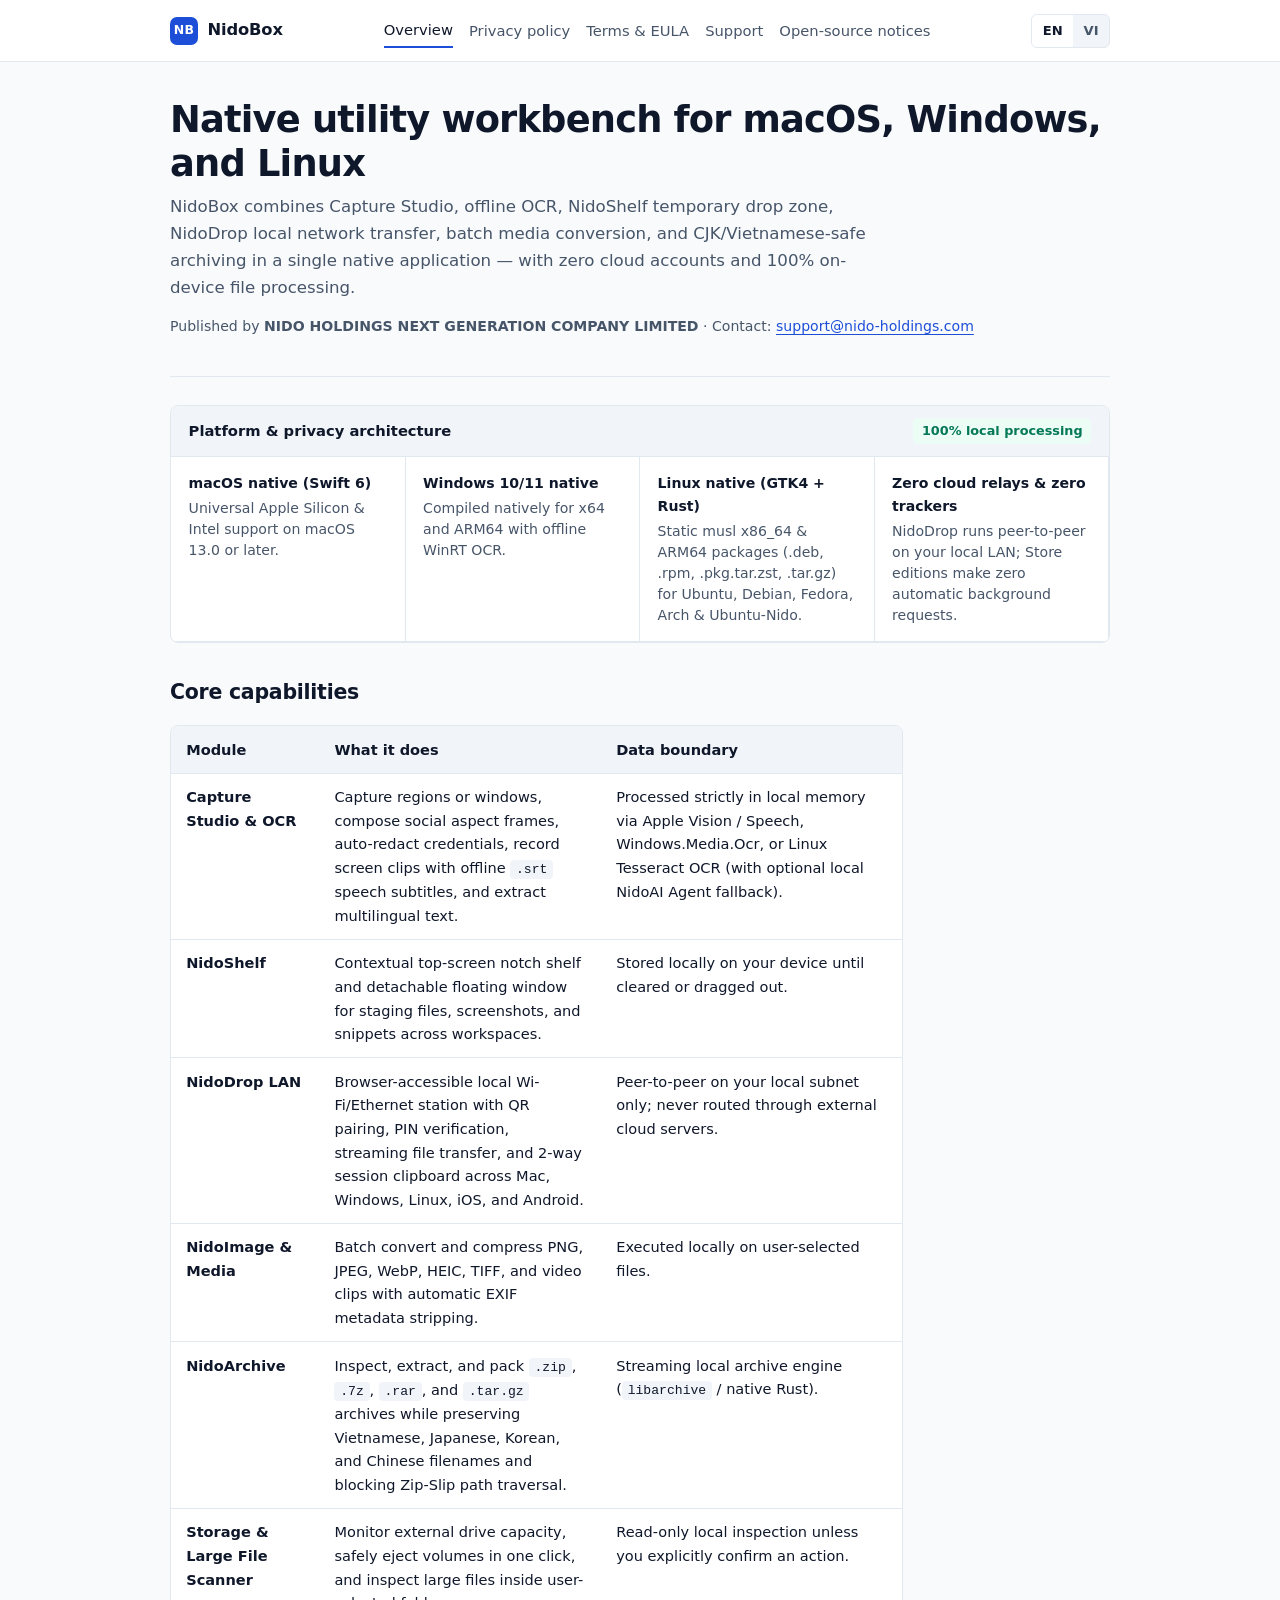
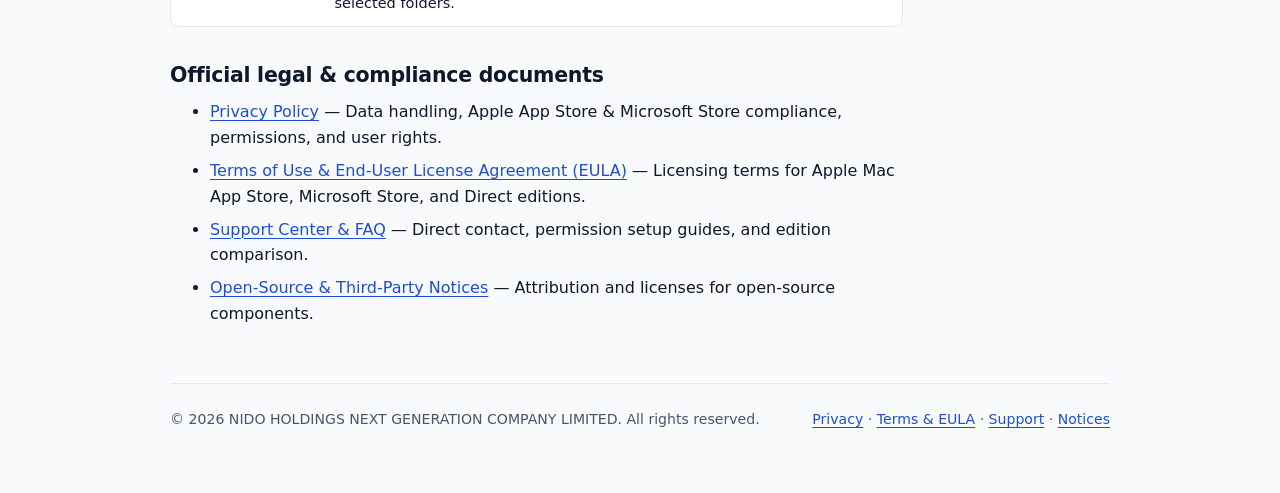
<file: docs/index.html>
<!doctype html>
<html lang="en" data-lang="en">
<head>
  <meta charset="utf-8">
  <meta name="viewport" content="width=device-width, initial-scale=1">
  <title>NidoBox — Native Desktop Utility Workbench for macOS, Windows &amp; Linux</title>
  <meta name="description" content="Official product overview, privacy policy, license terms, and support center for NidoBox on macOS, Windows 10/11, and Linux.">
  <link rel="stylesheet" href="legal.css">
  <script src="legal.js"></script>
</head>
<body>
  <header class="site-header">
    <div class="header-inner">
      <a class="brand-link" href="index.html">
        <span class="brand-badge">NB</span>
        <span>NidoBox</span>
      </a>
      <nav class="nav-row" aria-label="Documentation">
        <a href="index.html" aria-current="page">
          <span data-lang-block="en">Overview</span>
          <span data-lang-block="vi">Tổng quan</span>
        </a>
        <a href="privacy.html">
          <span data-lang-block="en">Privacy policy</span>
          <span data-lang-block="vi">Quyền riêng tư</span>
        </a>
        <a href="terms.html">
          <span data-lang-block="en">Terms &amp; EULA</span>
          <span data-lang-block="vi">Điều khoản &amp; EULA</span>
        </a>
        <a href="support.html">
          <span data-lang-block="en">Support</span>
          <span data-lang-block="vi">Hỗ trợ</span>
        </a>
        <a href="third-party-notices.html">
          <span data-lang-block="en">Open-source notices</span>
          <span data-lang-block="vi">Giấy phép mã nguồn mở</span>
        </a>
      </nav>
      <div class="lang-switch" role="group" aria-label="Language">
        <button type="button" class="lang-btn" data-set-lang="en" aria-pressed="true">EN</button>
        <button type="button" class="lang-btn" data-set-lang="vi" aria-pressed="false">VI</button>
      </div>
    </div>
  </header>

  <main class="page-shell">
    <div data-lang-block="en">
      <section class="doc-hero">
        <h1>Native utility workbench for macOS, Windows, and Linux</h1>
        <p class="doc-lead">
          NidoBox combines Capture Studio, offline OCR, NidoShelf temporary drop zone, NidoDrop local network transfer, batch media conversion, and CJK/Vietnamese-safe archiving in a single native application — with zero cloud accounts and 100% on-device file processing.
        </p>
        <p class="doc-meta">
          Published by <strong>NIDO HOLDINGS NEXT GENERATION COMPANY LIMITED</strong> · Contact: <a href="mailto:support@nido-holdings.com">support@nido-holdings.com</a>
        </p>
      </section>

      <section class="summary-ledger" aria-label="Architecture summary">
        <div class="summary-ledger-header">
          <span>Platform &amp; privacy architecture</span>
          <span class="status-tag">100% local processing</span>
        </div>
        <div class="ledger-grid">
          <div class="ledger-cell">
            <strong>macOS native (Swift 6)</strong>
            <span>Universal Apple Silicon &amp; Intel support on macOS 13.0 or later.</span>
          </div>
          <div class="ledger-cell">
            <strong>Windows 10/11 native</strong>
            <span>Compiled natively for x64 and ARM64 with offline WinRT OCR.</span>
          </div>
          <div class="ledger-cell">
            <strong>Linux native (GTK4 + Rust)</strong>
            <span>Static musl x86_64 &amp; ARM64 packages (.deb, .rpm, .pkg.tar.zst, .tar.gz) for Ubuntu, Debian, Fedora, Arch &amp; Ubuntu-Nido.</span>
          </div>
          <div class="ledger-cell">
            <strong>Zero cloud relays &amp; zero trackers</strong>
            <span>NidoDrop runs peer-to-peer on your local LAN; Store editions make zero automatic background requests.</span>
          </div>
        </div>
      </section>

      <div class="prose">
        <h2>Core capabilities</h2>
        <div class="table-wrap">
          <table class="spec-table">
            <thead>
              <tr>
                <th>Module</th>
                <th>What it does</th>
                <th>Data boundary</th>
              </tr>
            </thead>
            <tbody>
              <tr>
                <td><strong>Capture Studio &amp; OCR</strong></td>
                <td>Capture regions or windows, compose social aspect frames, auto-redact credentials, record screen clips with offline <code>.srt</code> speech subtitles, and extract multilingual text.</td>
                <td>Processed strictly in local memory via Apple Vision / Speech, Windows.Media.Ocr, or Linux Tesseract OCR (with optional local NidoAI Agent fallback).</td>
              </tr>
              <tr>
                <td><strong>NidoShelf</strong></td>
                <td>Contextual top-screen notch shelf and detachable floating window for staging files, screenshots, and snippets across workspaces.</td>
                <td>Stored locally on your device until cleared or dragged out.</td>
              </tr>
              <tr>
                <td><strong>NidoDrop LAN</strong></td>
                <td>Browser-accessible local Wi-Fi/Ethernet station with QR pairing, PIN verification, streaming file transfer, and 2-way session clipboard across Mac, Windows, Linux, iOS, and Android.</td>
                <td>Peer-to-peer on your local subnet only; never routed through external cloud servers.</td>
              </tr>
              <tr>
                <td><strong>NidoImage &amp; Media</strong></td>
                <td>Batch convert and compress PNG, JPEG, WebP, HEIC, TIFF, and video clips with automatic EXIF metadata stripping.</td>
                <td>Executed locally on user-selected files.</td>
              </tr>
              <tr>
                <td><strong>NidoArchive</strong></td>
                <td>Inspect, extract, and pack <code>.zip</code>, <code>.7z</code>, <code>.rar</code>, and <code>.tar.gz</code> archives while preserving Vietnamese, Japanese, Korean, and Chinese filenames and blocking Zip-Slip path traversal.</td>
                <td>Streaming local archive engine (<code>libarchive</code> / native Rust).</td>
              </tr>
              <tr>
                <td><strong>Storage &amp; Large File Scanner</strong></td>
                <td>Monitor external drive capacity, safely eject volumes in one click, and inspect large files inside user-selected folders.</td>
                <td>Read-only local inspection unless you explicitly confirm an action.</td>
              </tr>
            </tbody>
          </table>
        </div>

        <h2>Official legal &amp; compliance documents</h2>
        <ul>
          <li><a href="privacy.html">Privacy Policy</a> — Data handling, Apple App Store &amp; Microsoft Store compliance, permissions, and user rights.</li>
          <li><a href="terms.html">Terms of Use &amp; End-User License Agreement (EULA)</a> — Licensing terms for Apple Mac App Store, Microsoft Store, and Direct editions.</li>
          <li><a href="support.html">Support Center &amp; FAQ</a> — Direct contact, permission setup guides, and edition comparison.</li>
          <li><a href="third-party-notices.html">Open-Source &amp; Third-Party Notices</a> — Attribution and licenses for open-source components.</li>
        </ul>
      </div>
    </div>

    <div data-lang-block="vi">
      <section class="doc-hero">
        <h1>Bộ công cụ tiện ích gốc cho macOS, Windows và Linux</h1>
        <p class="doc-lead">
          NidoBox hợp nhất Capture Studio, nhận diện chữ OCR ngoại tuyến, kệ tạm tai thỏ NidoShelf, trạm truyền tệp nội bộ NidoDrop LAN, chuyển đổi ảnh/video hàng loạt và giải nén chuẩn dấu Tiếng Việt/CJK trong một ứng dụng gốc duy nhất — không cần tài khoản đám mây và xử lý 100% ngay trên thiết bị.
        </p>
        <p class="doc-meta">
          Phát hành bởi <strong>NIDO HOLDINGS NEXT GENERATION COMPANY LIMITED</strong> · Liên hệ: <a href="mailto:support@nido-holdings.com">support@nido-holdings.com</a>
        </p>
      </section>

      <section class="summary-ledger" aria-label="Tóm tắt kiến trúc">
        <div class="summary-ledger-header">
          <span>Kiến trúc nền tảng &amp; quyền riêng tư</span>
          <span class="status-tag">Xử lý 100% nội bộ</span>
        </div>
        <div class="ledger-grid">
          <div class="ledger-cell">
            <strong>macOS gốc (Swift 6)</strong>
            <span>Hỗ trợ Apple Silicon &amp; Intel trên macOS 13.0 trở lên.</span>
          </div>
          <div class="ledger-cell">
            <strong>Windows 10/11 gốc</strong>
            <span>Biên dịch gốc cho x64 và ARM64 kèm WinRT OCR ngoại tuyến.</span>
          </div>
          <div class="ledger-cell">
            <strong>Linux gốc (GTK4 + Rust)</strong>
            <span>Gói tĩnh musl x86_64 &amp; ARM64 (.deb, .rpm, .pkg.tar.zst, .tar.gz) cho Ubuntu, Debian, Fedora, Arch &amp; Ubuntu-Nido.</span>
          </div>
          <div class="ledger-cell">
            <strong>Không máy chủ trung gian &amp; không theo dõi</strong>
            <span>NidoDrop truyền ngang hàng trong mạng nội bộ; bản Store không gửi kết nối mạng ngầm tự động.</span>
          </div>
        </div>
      </section>

      <div class="prose">
        <h2>Các phân hệ chính</h2>
        <div class="table-wrap">
          <table class="spec-table">
            <thead>
              <tr>
                <th>Phân hệ</th>
                <th>Chức năng</th>
                <th>Phạm vi dữ liệu</th>
              </tr>
            </thead>
            <tbody>
              <tr>
                <td><strong>Capture Studio &amp; OCR</strong></td>
                <td>Chụp vùng chọn hoặc cửa sổ, căn khung trình bày, tự động làm mờ thông tin nhạy cảm, quay màn hình kèm phụ đề <code>.srt</code> ngoại tuyến và trích xuất văn bản đa ngôn ngữ.</td>
                <td>Xử lý hoàn toàn trên bộ nhớ máy qua Apple Vision / Speech, Windows.Media.Ocr hoặc Tesseract OCR trên Linux (tuỳ chọn fallback NidoAI Agent nội bộ).</td>
              </tr>
              <tr>
                <td><strong>NidoShelf</strong></td>
                <td>Kệ tạm vùng tai thỏ cạnh trên màn hình và cửa sổ nổi tách rời 1 chạm để giữ tạm tệp, ảnh chụp, văn bản khi chuyển đổi không gian làm việc.</td>
                <td>Lưu cục bộ trên thiết bị cho tới khi người dùng kéo ra hoặc xoá.</td>
              </tr>
              <tr>
                <td><strong>NidoDrop LAN</strong></td>
                <td>Trạm truyền tệp qua trình duyệt nội bộ bằng mã QR và mã PIN, truyền luồng tệp dung lượng lớn và đồng bộ Clipboard 2 chiều giữa Mac, Windows, Linux, iOS và Android.</td>
                <td>Kết nối ngang hàng trong mạng nội bộ; không đi qua máy chủ đám mây bên ngoài.</td>
              </tr>
              <tr>
                <td><strong>NidoImage &amp; Media</strong></td>
                <td>Nén và chuyển đổi hàng loạt PNG, JPEG, WebP, HEIC, TIFF và video, tự động gỡ siêu dữ liệu vị trí EXIF.</td>
                <td>Thực thi cục bộ trên các tệp do người dùng chọn.</td>
              </tr>
              <tr>
                <td><strong>NidoArchive</strong></td>
                <td>Xem trước, giải nén và đóng gói <code>.zip</code>, <code>.7z</code>, <code>.rar</code>, <code>.tar.gz</code> giữ nguyên tên tệp Tiếng Việt, Nhật, Hàn, Trung và chặn lỗ hổng Zip-Slip.</td>
                <td>Bộ giải nén luồng cục bộ (<code>libarchive</code> / Rust gốc).</td>
              </tr>
              <tr>
                <td><strong>Ổ đĩa &amp; Quét tệp lớn</strong></td>
                <td>Theo dõi dung lượng ổ gắn ngoài, ngắt kết nối an toàn 1 chạm và rà soát tệp dung lượng lớn trong thư mục chỉ định.</td>
                <td>Đọc cục bộ trên thiết bị; chỉ thao tác khi người dùng xác nhận.</td>
              </tr>
            </tbody>
          </table>
        </div>

        <h2>Tài liệu pháp lý &amp; hỗ trợ chính thức</h2>
        <ul>
          <li><a href="privacy.html">Chính sách Quyền riêng tư (Privacy Policy)</a> — Minh bạch xử lý dữ liệu, quyền hệ thống và quyền của người dùng trên Apple App Store &amp; Microsoft Store.</li>
          <li><a href="terms.html">Điều khoản Sử dụng &amp; Thỏa thuận Cấp phép (Terms &amp; EULA)</a> — Điều khoản áp dụng cho bản Mac App Store, Microsoft Store và bản cài đặt trực tiếp.</li>
          <li><a href="support.html">Trung tâm Hỗ trợ &amp; Giải đáp (Support)</a> — Thông tin liên hệ pháp nhân, hướng dẫn cấp quyền hệ thống và bảng đối chiếu phiên bản.</li>
          <li><a href="third-party-notices.html">Giấy phép Mã nguồn mở (Third-Party Notices)</a> — Thông tin bản quyền các thư viện mã nguồn mở đi kèm.</li>
        </ul>
      </div>
    </div>

    <footer class="site-footer">
      <div>© 2026 NIDO HOLDINGS NEXT GENERATION COMPANY LIMITED. All rights reserved.</div>
      <div>
        <a href="privacy.html">Privacy</a> ·
        <a href="terms.html">Terms &amp; EULA</a> ·
        <a href="support.html">Support</a> ·
        <a href="third-party-notices.html">Notices</a>
      </div>
    </footer>
  </main>
</body>
</html>
</file>
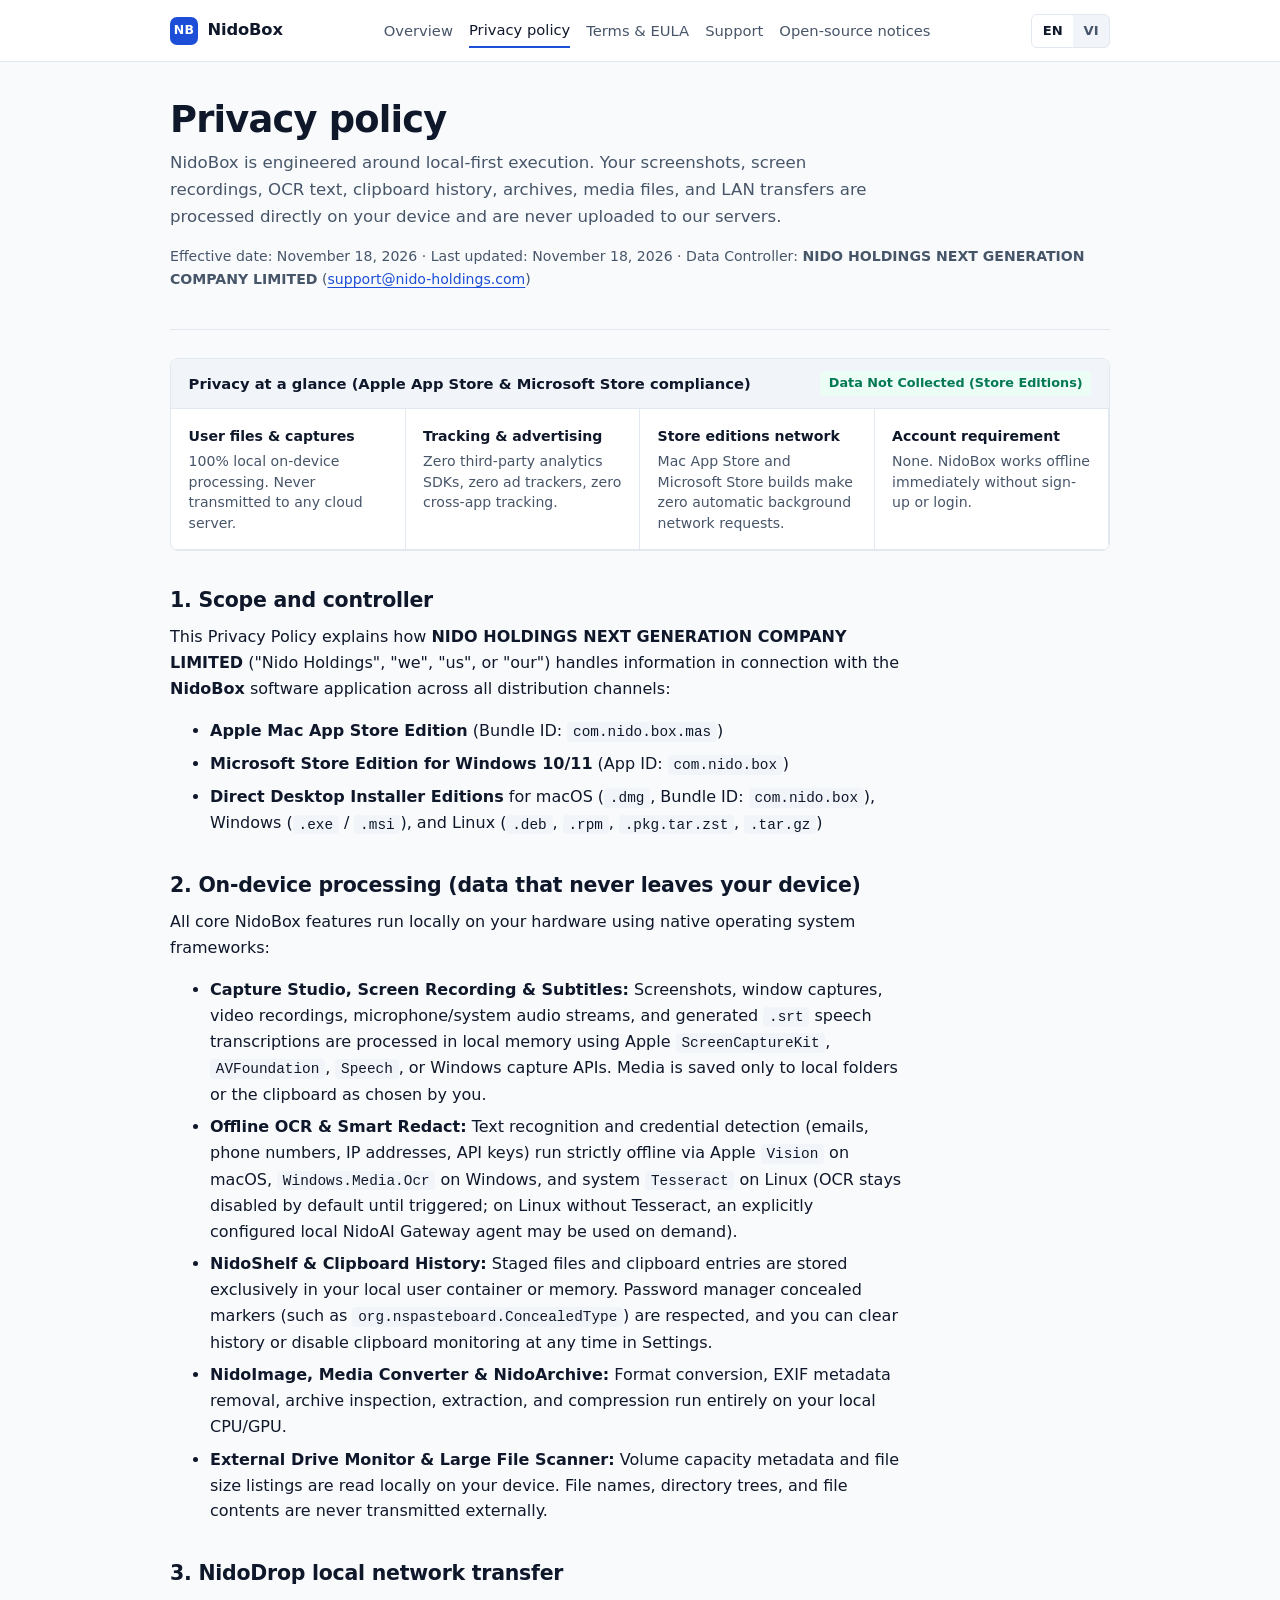
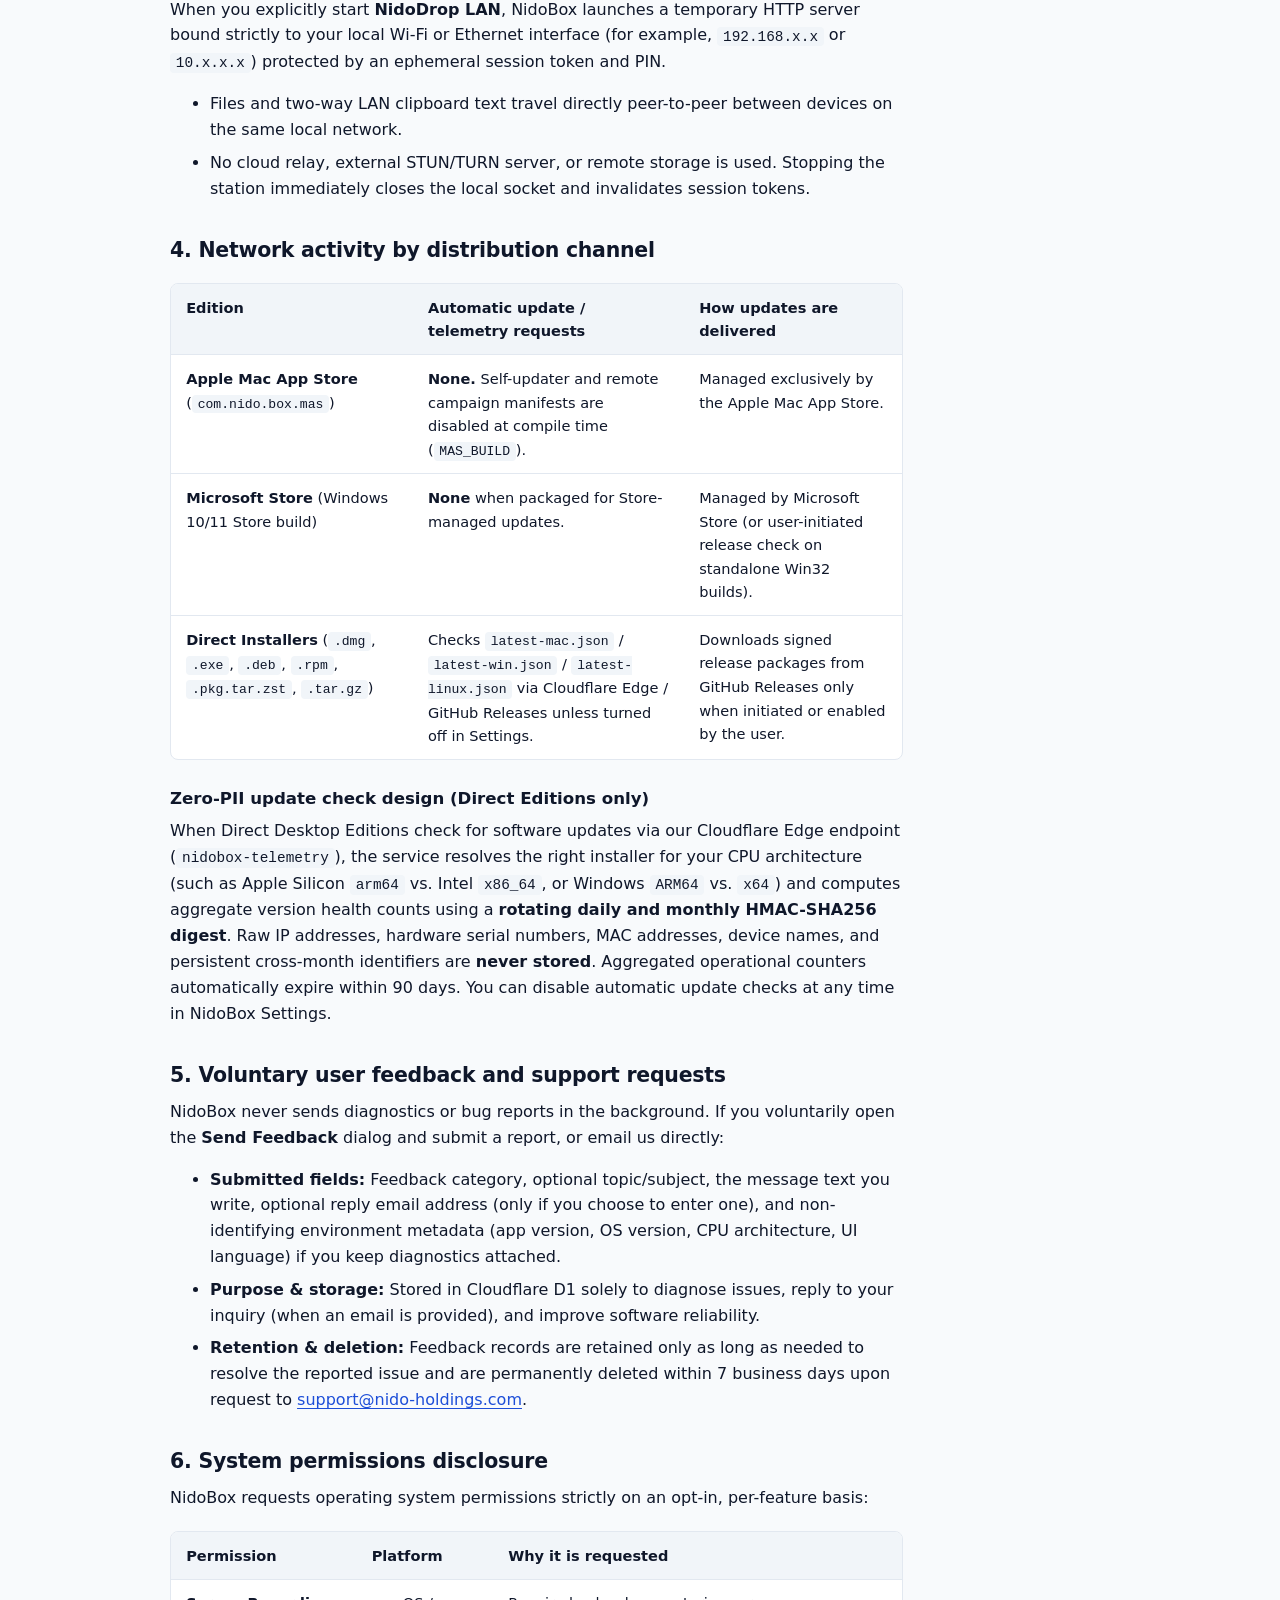
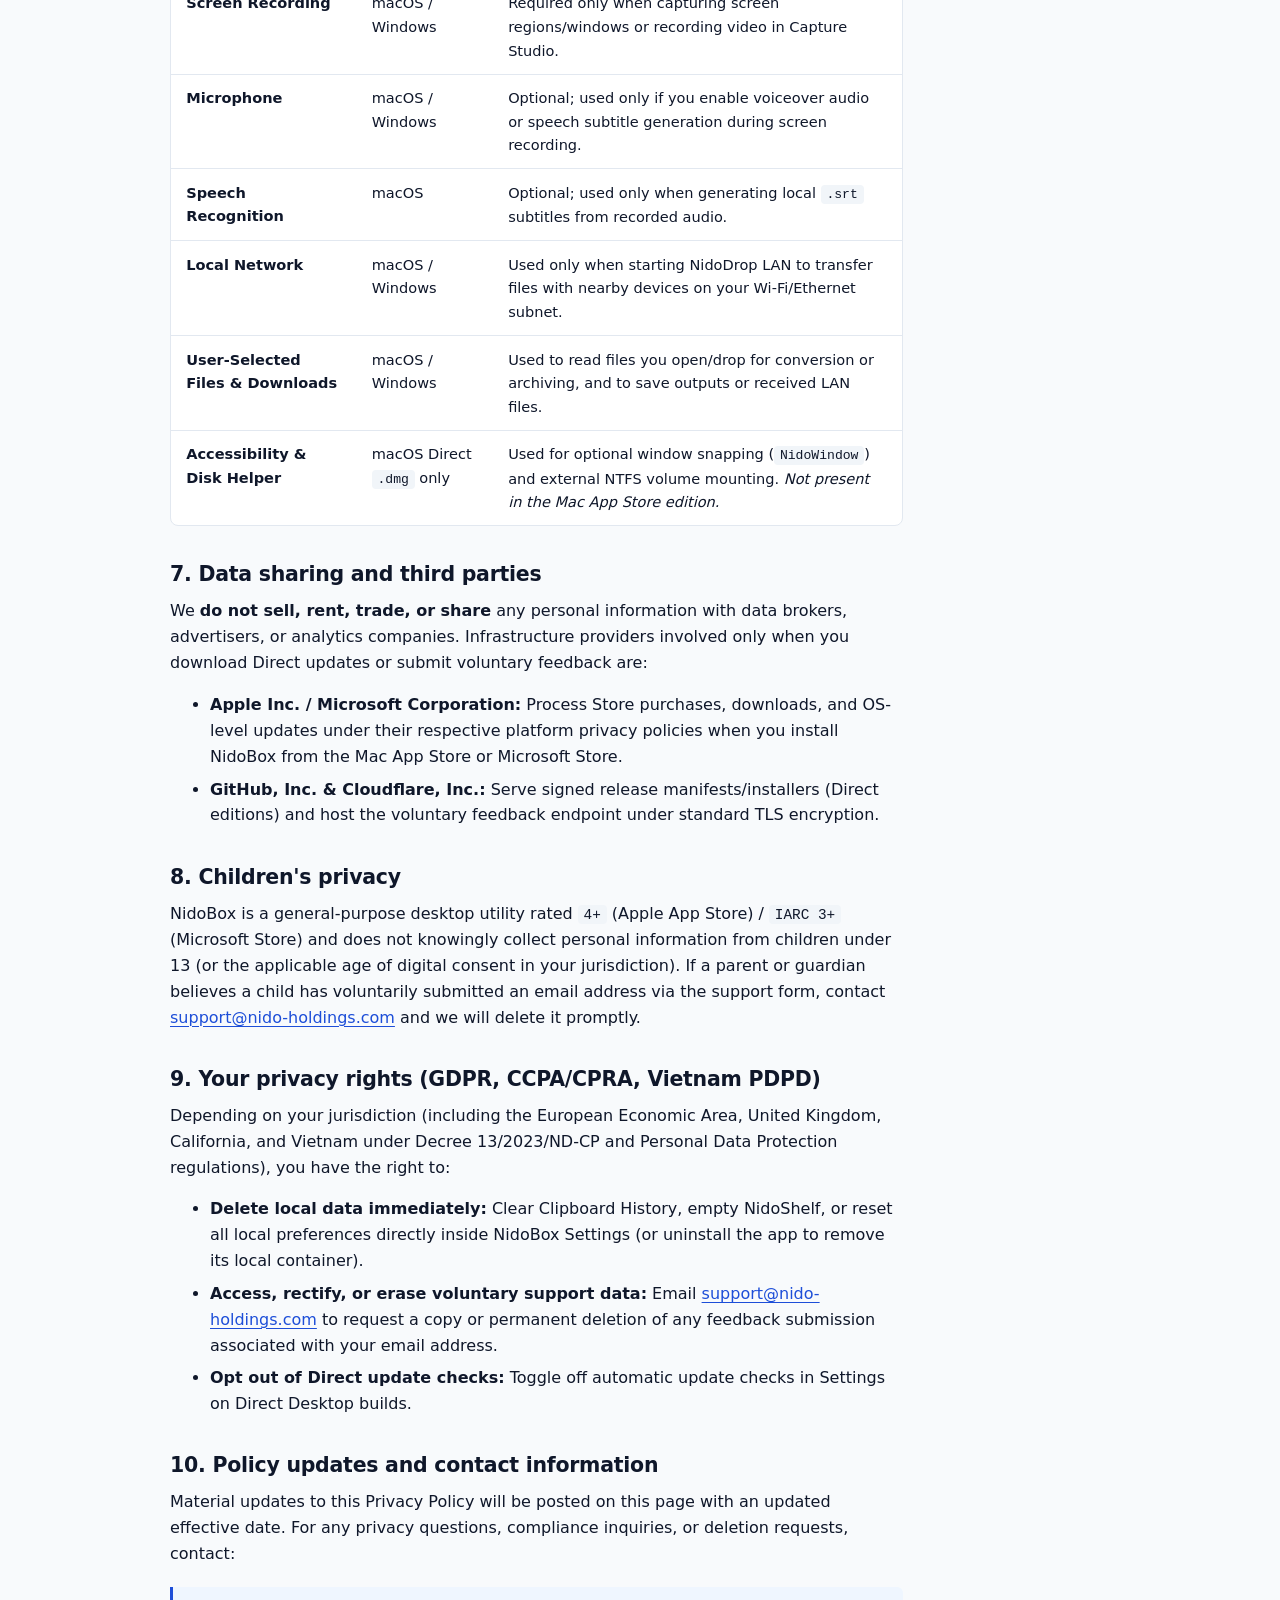
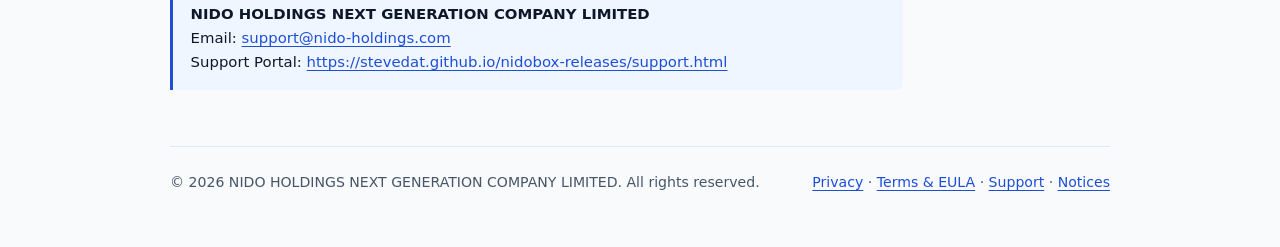
<file: docs/privacy.html>
<!doctype html>
<html lang="en" data-lang="en">
<head>
  <meta charset="utf-8">
  <meta name="viewport" content="width=device-width, initial-scale=1">
  <title>Privacy Policy — NidoBox</title>
  <meta name="description" content="Official Privacy Policy for NidoBox across Apple Mac App Store, Microsoft Store, macOS, Windows 10/11, and Linux.">
  <link rel="stylesheet" href="legal.css">
  <script src="legal.js"></script>
</head>
<body>
  <header class="site-header">
    <div class="header-inner">
      <a class="brand-link" href="index.html">
        <span class="brand-badge">NB</span>
        <span>NidoBox</span>
      </a>
      <nav class="nav-row" aria-label="Documentation">
        <a href="index.html">
          <span data-lang-block="en">Overview</span>
          <span data-lang-block="vi">Tổng quan</span>
        </a>
        <a href="privacy.html" aria-current="page">
          <span data-lang-block="en">Privacy policy</span>
          <span data-lang-block="vi">Quyền riêng tư</span>
        </a>
        <a href="terms.html">
          <span data-lang-block="en">Terms &amp; EULA</span>
          <span data-lang-block="vi">Điều khoản &amp; EULA</span>
        </a>
        <a href="support.html">
          <span data-lang-block="en">Support</span>
          <span data-lang-block="vi">Hỗ trợ</span>
        </a>
        <a href="third-party-notices.html">
          <span data-lang-block="en">Open-source notices</span>
          <span data-lang-block="vi">Giấy phép mã nguồn mở</span>
        </a>
      </nav>
      <div class="lang-switch" role="group" aria-label="Language">
        <button type="button" class="lang-btn" data-set-lang="en" aria-pressed="true">EN</button>
        <button type="button" class="lang-btn" data-set-lang="vi" aria-pressed="false">VI</button>
      </div>
    </div>
  </header>

  <main class="page-shell">
    <!-- ==================== ENGLISH ==================== -->
    <div data-lang-block="en">
      <section class="doc-hero">
        <h1>Privacy policy</h1>
        <p class="doc-lead">
          NidoBox is engineered around local-first execution. Your screenshots, screen recordings, OCR text, clipboard history, archives, media files, and LAN transfers are processed directly on your device and are never uploaded to our servers.
        </p>
        <p class="doc-meta">
          Effective date: November 18, 2026 · Last updated: November 18, 2026 · Data Controller: <strong>NIDO HOLDINGS NEXT GENERATION COMPANY LIMITED</strong> (<a href="mailto:support@nido-holdings.com">support@nido-holdings.com</a>)
        </p>
      </section>

      <section class="summary-ledger" aria-label="Privacy summary">
        <div class="summary-ledger-header">
          <span>Privacy at a glance (Apple App Store &amp; Microsoft Store compliance)</span>
          <span class="status-tag">Data Not Collected (Store Editions)</span>
        </div>
        <div class="ledger-grid">
          <div class="ledger-cell">
            <strong>User files &amp; captures</strong>
            <span>100% local on-device processing. Never transmitted to any cloud server.</span>
          </div>
          <div class="ledger-cell">
            <strong>Tracking &amp; advertising</strong>
            <span>Zero third-party analytics SDKs, zero ad trackers, zero cross-app tracking.</span>
          </div>
          <div class="ledger-cell">
            <strong>Store editions network</strong>
            <span>Mac App Store and Microsoft Store builds make zero automatic background network requests.</span>
          </div>
          <div class="ledger-cell">
            <strong>Account requirement</strong>
            <span>None. NidoBox works offline immediately without sign-up or login.</span>
          </div>
        </div>
      </section>

      <div class="prose">
        <h2 id="scope">1. Scope and controller</h2>
        <p>
          This Privacy Policy explains how <strong>NIDO HOLDINGS NEXT GENERATION COMPANY LIMITED</strong> ("Nido Holdings", "we", "us", or "our") handles information in connection with the <strong>NidoBox</strong> software application across all distribution channels:
        </p>
        <ul>
          <li><strong>Apple Mac App Store Edition</strong> (Bundle ID: <code>com.nido.box.mas</code>)</li>
          <li><strong>Microsoft Store Edition for Windows 10/11</strong> (App ID: <code>com.nido.box</code>)</li>
          <li><strong>Direct Desktop Installer Editions</strong> for macOS (<code>.dmg</code>, Bundle ID: <code>com.nido.box</code>), Windows (<code>.exe</code> / <code>.msi</code>), and Linux (<code>.deb</code>, <code>.rpm</code>, <code>.pkg.tar.zst</code>, <code>.tar.gz</code>)</li>
        </ul>

        <h2 id="local-processing">2. On-device processing (data that never leaves your device)</h2>
        <p>
          All core NidoBox features run locally on your hardware using native operating system frameworks:
        </p>
        <ul>
          <li><strong>Capture Studio, Screen Recording &amp; Subtitles:</strong> Screenshots, window captures, video recordings, microphone/system audio streams, and generated <code>.srt</code> speech transcriptions are processed in local memory using Apple <code>ScreenCaptureKit</code>, <code>AVFoundation</code>, <code>Speech</code>, or Windows capture APIs. Media is saved only to local folders or the clipboard as chosen by you.</li>
          <li><strong>Offline OCR &amp; Smart Redact:</strong> Text recognition and credential detection (emails, phone numbers, IP addresses, API keys) run strictly offline via Apple <code>Vision</code> on macOS, <code>Windows.Media.Ocr</code> on Windows, and system <code>Tesseract</code> on Linux (OCR stays disabled by default until triggered; on Linux without Tesseract, an explicitly configured local NidoAI Gateway agent may be used on demand).</li>
          <li><strong>NidoShelf &amp; Clipboard History:</strong> Staged files and clipboard entries are stored exclusively in your local user container or memory. Password manager concealed markers (such as <code>org.nspasteboard.ConcealedType</code>) are respected, and you can clear history or disable clipboard monitoring at any time in Settings.</li>
          <li><strong>NidoImage, Media Converter &amp; NidoArchive:</strong> Format conversion, EXIF metadata removal, archive inspection, extraction, and compression run entirely on your local CPU/GPU.</li>
          <li><strong>External Drive Monitor &amp; Large File Scanner:</strong> Volume capacity metadata and file size listings are read locally on your device. File names, directory trees, and file contents are never transmitted externally.</li>
        </ul>

        <h2 id="lan-transfer">3. NidoDrop local network transfer</h2>
        <p>
          When you explicitly start <strong>NidoDrop LAN</strong>, NidoBox launches a temporary HTTP server bound strictly to your local Wi-Fi or Ethernet interface (for example, <code>192.168.x.x</code> or <code>10.x.x.x</code>) protected by an ephemeral session token and PIN.
        </p>
        <ul>
          <li>Files and two-way LAN clipboard text travel directly peer-to-peer between devices on the same local network.</li>
          <li>No cloud relay, external STUN/TURN server, or remote storage is used. Stopping the station immediately closes the local socket and invalidates session tokens.</li>
        </ul>

        <h2 id="network-editions">4. Network activity by distribution channel</h2>
        <div class="table-wrap">
          <table class="spec-table">
            <thead>
              <tr>
                <th>Edition</th>
                <th>Automatic update / telemetry requests</th>
                <th>How updates are delivered</th>
              </tr>
            </thead>
            <tbody>
              <tr>
                <td><strong>Apple Mac App Store</strong> (<code>com.nido.box.mas</code>)</td>
                <td><strong>None.</strong> Self-updater and remote campaign manifests are disabled at compile time (<code>MAS_BUILD</code>).</td>
                <td>Managed exclusively by the Apple Mac App Store.</td>
              </tr>
              <tr>
                <td><strong>Microsoft Store</strong> (Windows 10/11 Store build)</td>
                <td><strong>None</strong> when packaged for Store-managed updates.</td>
                <td>Managed by Microsoft Store (or user-initiated release check on standalone Win32 builds).</td>
              </tr>
              <tr>
                <td><strong>Direct Installers</strong> (<code>.dmg</code>, <code>.exe</code>, <code>.deb</code>, <code>.rpm</code>, <code>.pkg.tar.zst</code>, <code>.tar.gz</code>)</td>
                <td>Checks <code>latest-mac.json</code> / <code>latest-win.json</code> / <code>latest-linux.json</code> via Cloudflare Edge / GitHub Releases unless turned off in Settings.</td>
                <td>Downloads signed release packages from GitHub Releases only when initiated or enabled by the user.</td>
              </tr>
            </tbody>
          </table>
        </div>

        <h3>Zero-PII update check design (Direct Editions only)</h3>
        <p>
          When Direct Desktop Editions check for software updates via our Cloudflare Edge endpoint (<code>nidobox-telemetry</code>), the service resolves the right installer for your CPU architecture (such as Apple Silicon <code>arm64</code> vs. Intel <code>x86_64</code>, or Windows <code>ARM64</code> vs. <code>x64</code>) and computes aggregate version health counts using a <strong>rotating daily and monthly HMAC-SHA256 digest</strong>. Raw IP addresses, hardware serial numbers, MAC addresses, device names, and persistent cross-month identifiers are <strong>never stored</strong>. Aggregated operational counters automatically expire within 90 days. You can disable automatic update checks at any time in NidoBox Settings.
        </p>

        <h2 id="feedback">5. Voluntary user feedback and support requests</h2>
        <p>
          NidoBox never sends diagnostics or bug reports in the background. If you voluntarily open the <strong>Send Feedback</strong> dialog and submit a report, or email us directly:
        </p>
        <ul>
          <li><strong>Submitted fields:</strong> Feedback category, optional topic/subject, the message text you write, optional reply email address (only if you choose to enter one), and non-identifying environment metadata (app version, OS version, CPU architecture, UI language) if you keep diagnostics attached.</li>
          <li><strong>Purpose &amp; storage:</strong> Stored in Cloudflare D1 solely to diagnose issues, reply to your inquiry (when an email is provided), and improve software reliability.</li>
          <li><strong>Retention &amp; deletion:</strong> Feedback records are retained only as long as needed to resolve the reported issue and are permanently deleted within 7 business days upon request to <a href="mailto:support@nido-holdings.com">support@nido-holdings.com</a>.</li>
        </ul>

        <h2 id="permissions">6. System permissions disclosure</h2>
        <p>
          NidoBox requests operating system permissions strictly on an opt-in, per-feature basis:
        </p>
        <div class="table-wrap">
          <table class="spec-table">
            <thead>
              <tr>
                <th>Permission</th>
                <th>Platform</th>
                <th>Why it is requested</th>
              </tr>
            </thead>
            <tbody>
              <tr>
                <td><strong>Screen Recording</strong></td>
                <td>macOS / Windows</td>
                <td>Required only when capturing screen regions/windows or recording video in Capture Studio.</td>
              </tr>
              <tr>
                <td><strong>Microphone</strong></td>
                <td>macOS / Windows</td>
                <td>Optional; used only if you enable voiceover audio or speech subtitle generation during screen recording.</td>
              </tr>
              <tr>
                <td><strong>Speech Recognition</strong></td>
                <td>macOS</td>
                <td>Optional; used only when generating local <code>.srt</code> subtitles from recorded audio.</td>
              </tr>
              <tr>
                <td><strong>Local Network</strong></td>
                <td>macOS / Windows</td>
                <td>Used only when starting NidoDrop LAN to transfer files with nearby devices on your Wi-Fi/Ethernet subnet.</td>
              </tr>
              <tr>
                <td><strong>User-Selected Files &amp; Downloads</strong></td>
                <td>macOS / Windows</td>
                <td>Used to read files you open/drop for conversion or archiving, and to save outputs or received LAN files.</td>
              </tr>
              <tr>
                <td><strong>Accessibility &amp; Disk Helper</strong></td>
                <td>macOS Direct <code>.dmg</code> only</td>
                <td>Used for optional window snapping (<code>NidoWindow</code>) and external NTFS volume mounting. <em>Not present in the Mac App Store edition.</em></td>
              </tr>
            </tbody>
          </table>
        </div>

        <h2 id="sharing">7. Data sharing and third parties</h2>
        <p>
          We <strong>do not sell, rent, trade, or share</strong> any personal information with data brokers, advertisers, or analytics companies. Infrastructure providers involved only when you download Direct updates or submit voluntary feedback are:
        </p>
        <ul>
          <li><strong>Apple Inc. / Microsoft Corporation:</strong> Process Store purchases, downloads, and OS-level updates under their respective platform privacy policies when you install NidoBox from the Mac App Store or Microsoft Store.</li>
          <li><strong>GitHub, Inc. &amp; Cloudflare, Inc.:</strong> Serve signed release manifests/installers (Direct editions) and host the voluntary feedback endpoint under standard TLS encryption.</li>
        </ul>

        <h2 id="children">8. Children's privacy</h2>
        <p>
          NidoBox is a general-purpose desktop utility rated <code>4+</code> (Apple App Store) / <code>IARC 3+</code> (Microsoft Store) and does not knowingly collect personal information from children under 13 (or the applicable age of digital consent in your jurisdiction). If a parent or guardian believes a child has voluntarily submitted an email address via the support form, contact <a href="mailto:support@nido-holdings.com">support@nido-holdings.com</a> and we will delete it promptly.
        </p>

        <h2 id="rights">9. Your privacy rights (GDPR, CCPA/CPRA, Vietnam PDPD)</h2>
        <p>
          Depending on your jurisdiction (including the European Economic Area, United Kingdom, California, and Vietnam under Decree 13/2023/ND-CP and Personal Data Protection regulations), you have the right to:
        </p>
        <ul>
          <li><strong>Delete local data immediately:</strong> Clear Clipboard History, empty NidoShelf, or reset all local preferences directly inside NidoBox Settings (or uninstall the app to remove its local container).</li>
          <li><strong>Access, rectify, or erase voluntary support data:</strong> Email <a href="mailto:support@nido-holdings.com">support@nido-holdings.com</a> to request a copy or permanent deletion of any feedback submission associated with your email address.</li>
          <li><strong>Opt out of Direct update checks:</strong> Toggle off automatic update checks in Settings on Direct Desktop builds.</li>
        </ul>

        <h2 id="changes-contact">10. Policy updates and contact information</h2>
        <p>
          Material updates to this Privacy Policy will be posted on this page with an updated effective date. For any privacy questions, compliance inquiries, or deletion requests, contact:
        </p>
        <div class="callout-note">
          <strong>NIDO HOLDINGS NEXT GENERATION COMPANY LIMITED</strong><br>
          Email: <a href="mailto:support@nido-holdings.com">support@nido-holdings.com</a><br>
          Support Portal: <a href="support.html">https://stevedat.github.io/nidobox-releases/support.html</a>
        </div>
      </div>
    </div>

    <!-- ==================== TIẾNG VIỆT ==================== -->
    <div data-lang-block="vi">
      <section class="doc-hero">
        <h1>Chính sách quyền riêng tư</h1>
        <p class="doc-lead">
          NidoBox được thiết kế theo nguyên tắc ưu tiên xử lý cục bộ (Local-First). Toàn bộ ảnh chụp màn hình, video quay màn hình, văn bản OCR, lịch sử Clipboard, tệp nén, tệp đa phương tiện và luồng truyền NidoDrop LAN đều được xử lý trực tiếp trên máy của bạn và không bao giờ tải lên máy chủ của chúng tôi.
        </p>
        <p class="doc-meta">
          Ngày có hiệu lực: 18/11/2026 · Cập nhật lần cuối: 18/11/2026 · Đơn vị kiểm soát dữ liệu: <strong>NIDO HOLDINGS NEXT GENERATION COMPANY LIMITED</strong> (<a href="mailto:support@nido-holdings.com">support@nido-holdings.com</a>)
        </p>
      </section>

      <section class="summary-ledger" aria-label="Tóm tắt quyền riêng tư">
        <div class="summary-ledger-header">
          <span>Tóm tắt minh bạch (Tuân thủ Apple App Store &amp; Microsoft Store)</span>
          <span class="status-tag">Không thu thập dữ liệu (Bản Store)</span>
        </div>
        <div class="ledger-grid">
          <div class="ledger-cell">
            <strong>Tệp &amp; ảnh chụp người dùng</strong>
            <span>Xử lý 100% nội bộ trên thiết bị. Tuyệt đối không gửi lên đám mây.</span>
          </div>
          <div class="ledger-cell">
            <strong>Theo dõi &amp; quảng cáo</strong>
            <span>Không SDK phân tích bên thứ ba, không mã quảng cáo, không theo dõi chéo.</span>
          </div>
          <div class="ledger-cell">
            <strong>Kết nối mạng trên bản Store</strong>
            <span>Bản Mac App Store và Microsoft Store không phát sinh kết nối mạng ngầm tự động.</span>
          </div>
          <div class="ledger-cell">
            <strong>Yêu cầu tài khoản</strong>
            <span>Không cần đăng ký hay đăng nhập. Hoạt động ngoại tuyến ngay sau khi cài đặt.</span>
          </div>
        </div>
      </section>

      <div class="prose">
        <h2 id="vi-scope">1. Phạm vi áp dụng và pháp nhân chịu trách nhiệm</h2>
        <p>
          Chính sách Quyền riêng tư này quy định cách <strong>NIDO HOLDINGS NEXT GENERATION COMPANY LIMITED</strong> ("Nido Holdings", "chúng tôi") bảo vệ thông tin khi bạn sử dụng ứng dụng <strong>NidoBox</strong> trên mọi kênh phân phối:
        </p>
        <ul>
          <li><strong>Phiên bản Apple Mac App Store</strong> (Bundle ID: <code>com.nido.box.mas</code>)</li>
          <li><strong>Phiên bản Microsoft Store cho Windows 10/11</strong> (App ID: <code>com.nido.box</code>)</li>
          <li><strong>Phiên bản cài đặt trực tiếp (Direct Desktop)</strong> cho macOS (<code>.dmg</code>, Bundle ID: <code>com.nido.box</code>), Windows (<code>.exe</code> / <code>.msi</code>) và Linux (<code>.deb</code>, <code>.rpm</code>, <code>.pkg.tar.zst</code>, <code>.tar.gz</code>)</li>
        </ul>

        <h2 id="vi-local">2. Xử lý dữ liệu ngay trên thiết bị (Dữ liệu không rời khỏi máy của bạn)</h2>
        <p>
          Mọi tính năng cốt lõi của NidoBox đều vận hành cục bộ bằng tập lệnh gốc của hệ điều hành:
        </p>
        <ul>
          <li><strong>Capture Studio, Quay màn hình &amp; Phụ đề:</strong> Ảnh chụp vùng chọn/cửa sổ, tệp quay màn hình, luồng âm thanh micro/hệ thống và phụ đề <code>.srt</code> được xử lý trực tiếp trong bộ nhớ máy qua Apple <code>ScreenCaptureKit</code>, <code>AVFoundation</code>, <code>Speech</code> hoặc API gốc của Windows, chỉ lưu vào thư mục hoặc Clipboard do bạn chỉ định.</li>
          <li><strong>Nhận diện chữ OCR &amp; Che thông tin nhạy cảm (Smart Redact):</strong> Chạy ngoại tuyến bằng Apple <code>Vision</code> (macOS), <code>Windows.Media.Ocr</code> (Windows) và <code>Tesseract</code> hệ thống trên Linux (mặc định tắt cho tới khi người dùng bấm quét; nếu máy Linux chưa cài Tesseract nhưng đã cấu hình NidoAI Gateway nội bộ, ứng dụng có thể dùng fallback Agent OCR theo yêu cầu).</li>
          <li><strong>Kệ tạm NidoShelf &amp; Lịch sử Clipboard:</strong> Chỉ lưu cục bộ trong vùng chứa người dùng trên máy. Các mục mật khẩu đánh dấu ẩn (như <code>org.nspasteboard.ConcealedType</code>) được tôn trọng; bạn có thể xoá sạch hoặc tắt bất cứ lúc nào trong phần Cài đặt.</li>
          <li><strong>NidoImage, Chuyển đổi Media &amp; NidoArchive:</strong> Toàn bộ quá trình nén, đổi định dạng, gỡ siêu dữ liệu EXIF và giải nén/đóng gói tệp diễn ra hoàn toàn trên CPU/GPU của máy bạn.</li>
          <li><strong>Quản lý ổ đĩa ngoài &amp; Quét tệp lớn:</strong> Thông tin dung lượng ổ đĩa và kích thước tệp chỉ được đọc cục bộ; tên tệp, đường dẫn và nội dung tệp không bao giờ bị gửi ra ngoài.</li>
        </ul>

        <h2 id="vi-lan">3. Truyền tệp mạng nội bộ NidoDrop LAN</h2>
        <p>
          Khi bạn chủ động bật <strong>NidoDrop LAN</strong>, ứng dụng mở một máy chủ HTTP tạm thời gắn trực tiếp vào card mạng Wi-Fi hoặc Ethernet nội bộ (ví dụ <code>192.168.x.x</code>) kèm mã khoá phiên và mã PIN.
        </p>
        <ul>
          <li>Tệp tin và Clipboard hai chiều đi trực tiếp ngang hàng (peer-to-peer) giữa các thiết bị trong cùng mạng nội bộ của bạn.</li>
          <li>Không sử dụng máy chủ trung gian đám mây. Ngay khi bấm dừng trạm, cổng kết nối và mã phiên lập tức bị huỷ.</li>
        </ul>

        <h2 id="vi-editions">4. Hoạt động kết nối mạng theo từng kênh phát hành</h2>
        <div class="table-wrap">
          <table class="spec-table">
            <thead>
              <tr>
                <th>Phiên bản</th>
                <th>Kiểm tra cập nhật / thống kê tự động</th>
                <th>Cơ chế nhận bản cập nhật</th>
              </tr>
            </thead>
            <tbody>
              <tr>
                <td><strong>Apple Mac App Store</strong> (<code>com.nido.box.mas</code>)</td>
                <td><strong>Không có.</strong> Bộ tự cập nhật và manifest ngoài Store đã được ngắt từ bước biên dịch (<code>MAS_BUILD</code>).</td>
                <td>Cập nhật hoàn toàn thông qua Apple Mac App Store.</td>
              </tr>
              <tr>
                <td><strong>Microsoft Store</strong> (Bản Store Windows 10/11)</td>
                <td><strong>Không có</strong> trên gói đóng gói chuẩn Store.</td>
                <td>Cập nhật thông qua Microsoft Store (hoặc do người dùng chủ động kiểm tra trên bản Win32 độc lập).</td>
              </tr>
              <tr>
                <td><strong>Bộ cài trực tiếp</strong> (<code>.dmg</code>, <code>.exe</code>, <code>.deb</code>, <code>.rpm</code>, <code>.pkg.tar.zst</code>, <code>.tar.gz</code>)</td>
                <td>Kiểm tra tệp khai báo phiên bản mới (<code>latest-mac.json</code> / <code>latest-win.json</code> / <code>latest-linux.json</code>) qua Cloudflare Edge / GitHub Releases (có thể tắt bằng <code>NIDOBOX_NO_TRACK=1</code> hoặc trong Cài đặt).</td>
                <td>Tải gói cài đặt đã ký số từ GitHub Releases khi người dùng cho phép.</td>
              </tr>
            </tbody>
          </table>
        </div>

        <h3>Cơ chế kiểm tra cập nhật ẩn danh Zero-PII (Chỉ áp dụng bản cài trực tiếp)</h3>
        <p>
          Trên bản cài đặt trực tiếp ngoài Store, khi ứng dụng kiểm tra bản cập nhật mới qua Cloudflare Edge (<code>nidobox-telemetry</code>), hệ thống chỉ đối chiếu kiến trúc vi xử lý (<code>arm64</code> / <code>x86_64</code>) và đếm số lượng phiên bản hoạt động bằng <strong>mã băm xoay vòng theo ngày/tháng HMAC-SHA256 một chiều</strong>. Địa chỉ IP gốc, số sê-ri phần cứng, địa chỉ MAC, tên máy tính và mã định danh cố định xuyên tháng <strong>tuyệt đối không được lưu trữ</strong>. Số liệu tổng hợp tự động xoá sau tối đa 90 ngày, và bạn có thể tắt kiểm tra cập nhật tự động bất cứ lúc nào trong phần Cài đặt.
        </p>

        <h2 id="vi-feedback">5. Phản hồi và yêu cầu hỗ trợ tự nguyện từ người dùng</h2>
        <p>
          NidoBox không bao giờ tự động gửi báo cáo lỗi ngầm. Chỉ khi bạn chủ động mở hộp thoại <strong>Góp ý &amp; Báo lỗi</strong> và bấm gửi (hoặc gửi email cho chúng tôi):
        </p>
        <ul>
          <li><strong>Thông tin gửi đi:</strong> Phân loại góp ý, tiêu đề tuỳ chọn, nội dung mô tả do bạn nhập, địa chỉ email nhận phản hồi (chỉ khi bạn tự điền) và thông số môi trường kỹ thuật ẩn danh (phiên bản ứng dụng, phiên bản hệ điều hành, kiến trúc chip, ngôn ngữ hiển thị) nếu bạn giữ tuỳ chọn đính kèm.</li>
          <li><strong>Mục đích &amp; lưu trữ:</strong> Lưu trữ bảo mật trên Cloudflare D1 duy nhất nhằm khắc phục lỗi phần mềm và phản hồi yêu cầu hỗ trợ của bạn.</li>
          <li><strong>Thời hạn &amp; xoá dữ liệu:</strong> Bạn có thể yêu cầu xoá vĩnh viễn mọi nội dung phản hồi gắn với email của mình bất cứ lúc nào qua <a href="mailto:support@nido-holdings.com">support@nido-holdings.com</a> (xử lý trong vòng tối đa 7 ngày làm việc).</li>
        </ul>

        <h2 id="vi-permissions">6. Minh bạch quyền truy cập hệ điều hành</h2>
        <div class="table-wrap">
          <table class="spec-table">
            <thead>
              <tr>
                <th>Quyền hệ thống</th>
                <th>Nền tảng</th>
                <th>Mục đích sử dụng thực tế</th>
              </tr>
            </thead>
            <tbody>
              <tr>
                <td><strong>Ghi màn hình (Screen Recording)</strong></td>
                <td>macOS / Windows</td>
                <td>Chỉ dùng khi bạn chụp vùng màn hình/cửa sổ hoặc quay video trong Capture Studio.</td>
              </tr>
              <tr>
                <td><strong>Micro (Microphone)</strong></td>
                <td>macOS / Windows</td>
                <td>Tuỳ chọn; chỉ dùng khi bạn bật thu âm thuyết minh hoặc tạo phụ đề trong lúc quay màn hình.</td>
              </tr>
              <tr>
                <td><strong>Nhận diện giọng nói (Speech Recognition)</strong></td>
                <td>macOS</td>
                <td>Tuỳ chọn; chỉ dùng để chuyển âm thanh quay màn hình thành tệp phụ đề <code>.srt</code> ngoại tuyến.</td>
              </tr>
              <tr>
                <td><strong>Mạng cục bộ (Local Network)</strong></td>
                <td>macOS / Windows</td>
                <td>Chỉ dùng khi bạn bật trạm NidoDrop LAN để truyền tệp với thiết bị trong cùng mạng Wi-Fi/LAN.</td>
              </tr>
              <tr>
                <td><strong>Tệp do người dùng chọn &amp; Thư mục Tải về</strong></td>
                <td>macOS / Windows</td>
                <td>Đọc tệp bạn chọn để nén/giải nén/chuyển đổi định dạng và lưu kết quả đầu ra.</td>
              </tr>
              <tr>
                <td><strong>Trợ năng (Accessibility) &amp; Disk Helper</strong></td>
                <td>Chỉ bản macOS <code>.dmg</code> trực tiếp</td>
                <td>Phục vụ chia cửa sổ nhanh (<code>NidoWindow</code>) và gắn ổ cứng ngoài chuẩn NTFS. <em>Không tồn tại trong bản Mac App Store.</em></td>
              </tr>
            </tbody>
          </table>
        </div>

        <h2 id="vi-sharing">7. Chia sẻ dữ liệu với bên thứ ba</h2>
        <p>
          Chúng tôi <strong>không bán, cho thuê, trao đổi hoặc chia sẻ</strong> dữ liệu người dùng cho bất kỳ bên môi giới dữ liệu, mạng quảng cáo hay đơn vị phân tích nào. Các nhà cung cấp hạ tầng chỉ tham gia ở mức nền tảng gồm: Apple Inc. (Mac App Store), Microsoft Corporation (Microsoft Store), cùng GitHub Inc. và Cloudflare Inc. (phân phối tệp cập nhật bản trực tiếp và tiếp nhận biểu mẫu góp ý tự nguyện qua kết nối mã hoá TLS).
        </p>

        <h2 id="vi-children">8. Quyền riêng tư của trẻ em</h2>
        <p>
          NidoBox là công cụ tiện ích máy tính phổ thông (xếp hạng độ tuổi <code>4+</code> trên App Store / <code>IARC 3+</code> trên Microsoft Store) và không chủ đích thu thập thông tin cá nhân của trẻ em. Nếu phụ huynh phát hiện trẻ đã tự điền email vào biểu mẫu góp ý, vui lòng liên hệ <a href="mailto:support@nido-holdings.com">support@nido-holdings.com</a> để chúng tôi xoá ngay lập tức.
        </p>

        <h2 id="vi-rights">9. Quyền của người dùng (GDPR, CCPA &amp; Quy định Bảo vệ dữ liệu cá nhân Việt Nam)</h2>
        <ul>
          <li><strong>Xoá dữ liệu cục bộ tức thì:</strong> Xoá Lịch sử Clipboard, dọn trống Kệ tạm NidoShelf hoặc khôi phục cài đặt gốc ngay trong mục Cài đặt của ứng dụng.</li>
          <li><strong>Tra cứu, chỉnh sửa hoặc yêu cầu xoá dữ liệu góp ý:</strong> Gửi yêu cầu tới <a href="mailto:support@nido-holdings.com">support@nido-holdings.com</a> để xoá mọi bản ghi phản hồi tự nguyện.</li>
          <li><strong>Tắt kiểm tra cập nhật tự động:</strong> Tắt công tắc tự động kiểm tra cập nhật trong mục Cài đặt đối với bản cài trực tiếp.</li>
        </ul>

        <h2 id="vi-contact">10. Thông tin liên hệ</h2>
        <div class="callout-note">
          <strong>NIDO HOLDINGS NEXT GENERATION COMPANY LIMITED</strong><br>
          Email bảo mật &amp; hỗ trợ: <a href="mailto:support@nido-holdings.com">support@nido-holdings.com</a><br>
          Trang hỗ trợ chính thức: <a href="support.html">https://stevedat.github.io/nidobox-releases/support.html</a>
        </div>
      </div>
    </div>

    <footer class="site-footer">
      <div>© 2026 NIDO HOLDINGS NEXT GENERATION COMPANY LIMITED. All rights reserved.</div>
      <div>
        <a href="privacy.html">Privacy</a> ·
        <a href="terms.html">Terms &amp; EULA</a> ·
        <a href="support.html">Support</a> ·
        <a href="third-party-notices.html">Notices</a>
      </div>
    </footer>
  </main>
</body>
</html>
</file>
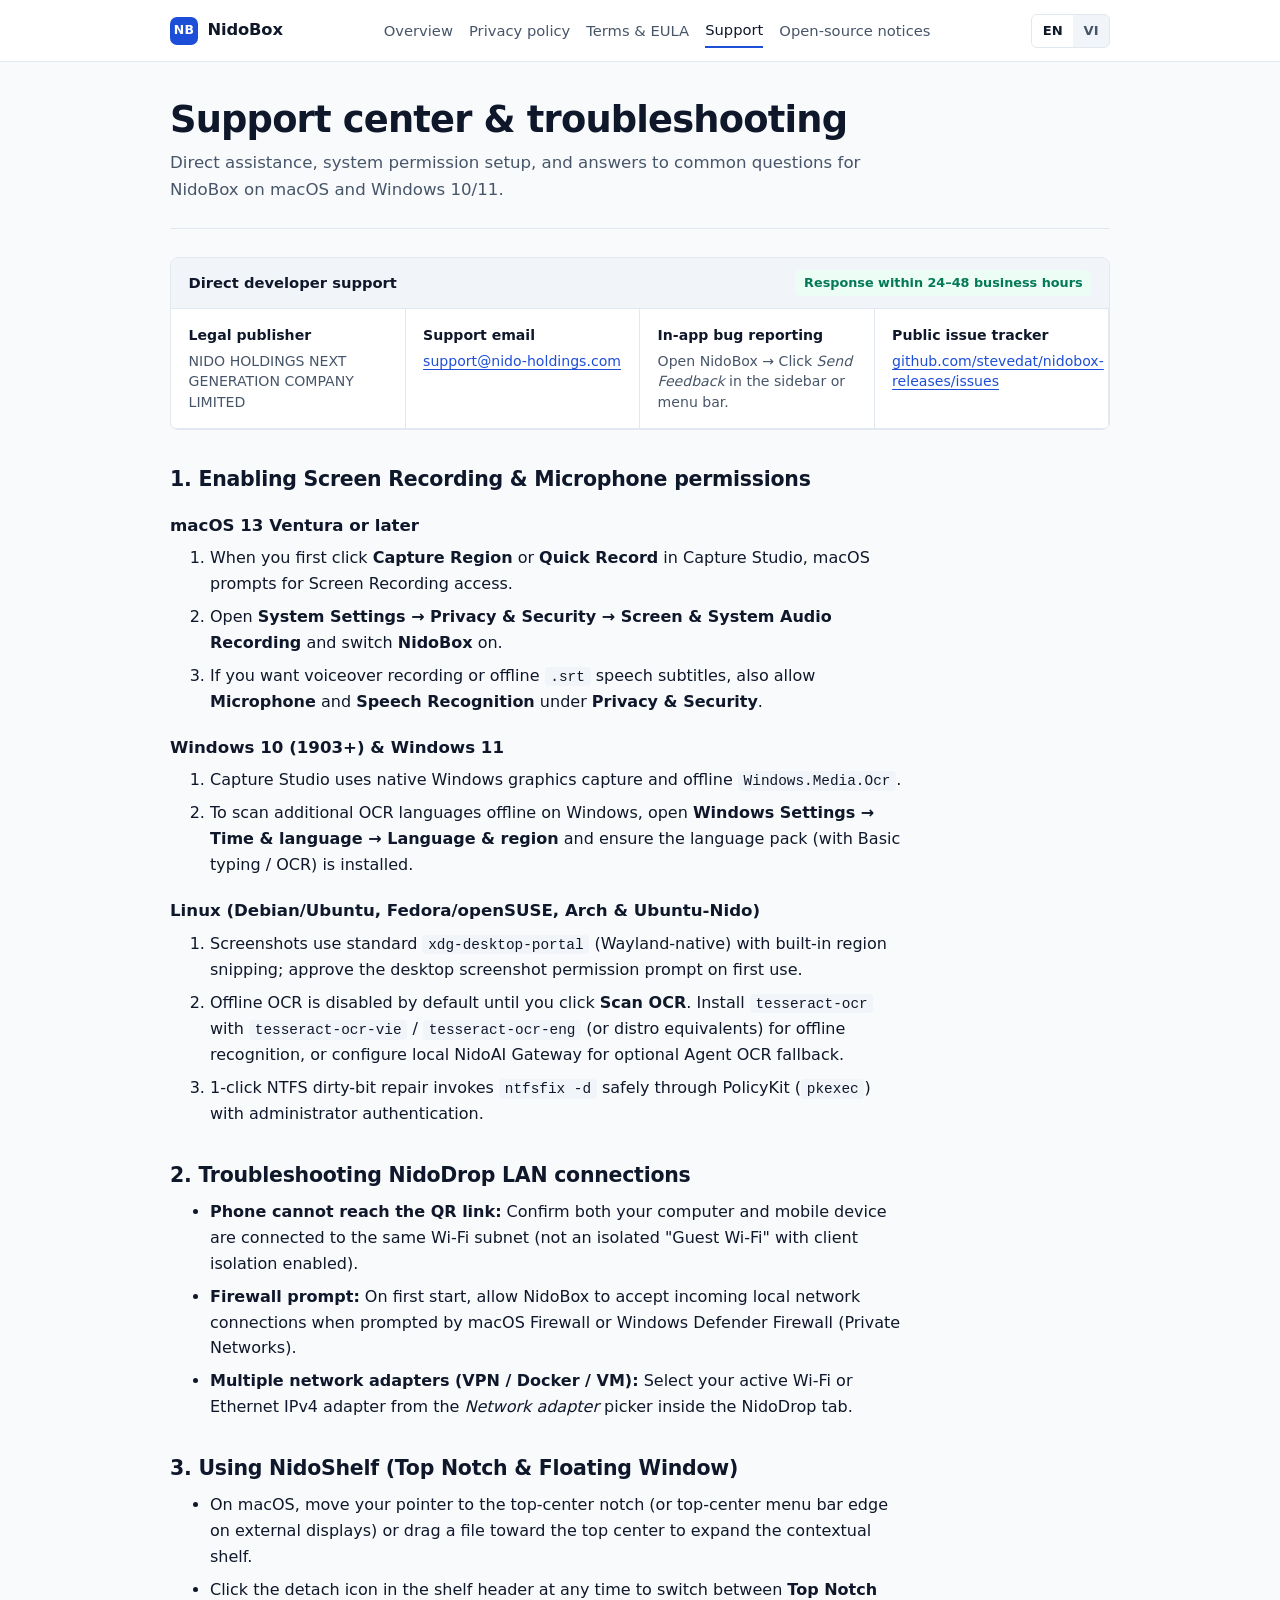
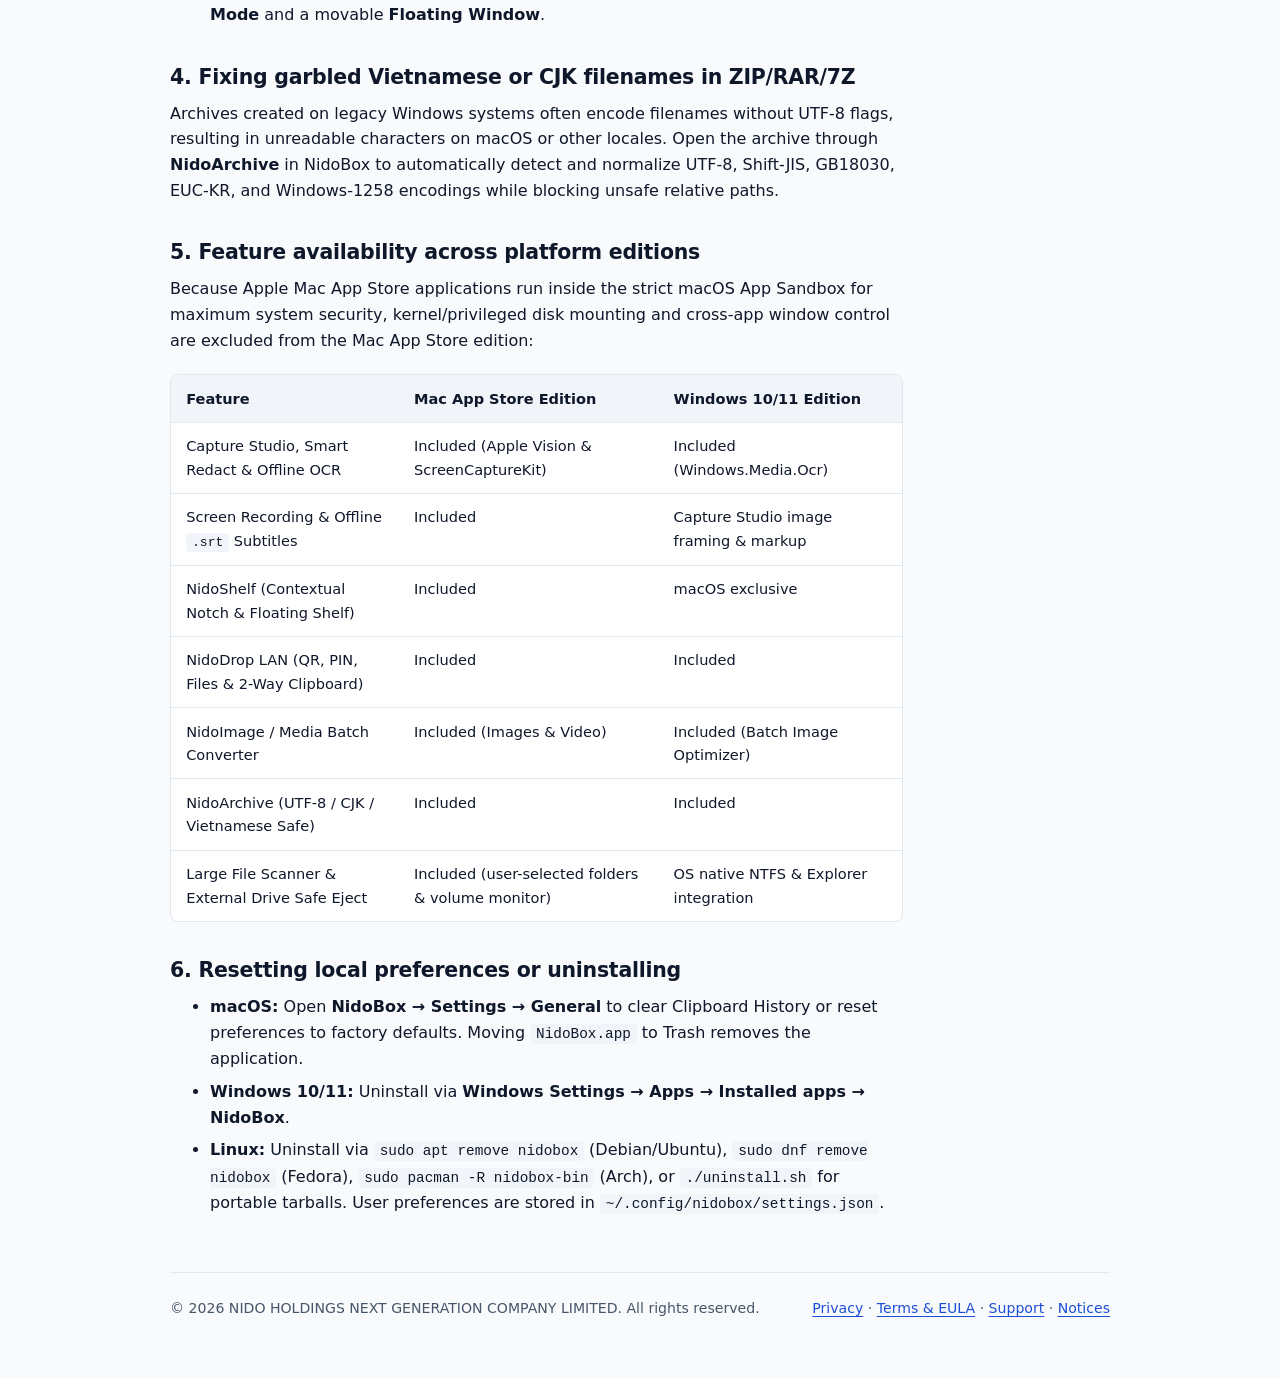
<file: docs/support.html>
<!doctype html>
<html lang="en" data-lang="en">
<head>
  <meta charset="utf-8">
  <meta name="viewport" content="width=device-width, initial-scale=1">
  <title>Support &amp; FAQ — NidoBox</title>
  <meta name="description" content="Official technical support, permission setup guides, troubleshooting FAQ, and contact details for NidoBox on macOS and Windows 10/11.">
  <link rel="stylesheet" href="legal.css">
  <script src="legal.js"></script>
</head>
<body>
  <header class="site-header">
    <div class="header-inner">
      <a class="brand-link" href="index.html">
        <span class="brand-badge">NB</span>
        <span>NidoBox</span>
      </a>
      <nav class="nav-row" aria-label="Documentation">
        <a href="index.html">
          <span data-lang-block="en">Overview</span>
          <span data-lang-block="vi">Tổng quan</span>
        </a>
        <a href="privacy.html">
          <span data-lang-block="en">Privacy policy</span>
          <span data-lang-block="vi">Quyền riêng tư</span>
        </a>
        <a href="terms.html">
          <span data-lang-block="en">Terms &amp; EULA</span>
          <span data-lang-block="vi">Điều khoản &amp; EULA</span>
        </a>
        <a href="support.html" aria-current="page">
          <span data-lang-block="en">Support</span>
          <span data-lang-block="vi">Hỗ trợ</span>
        </a>
        <a href="third-party-notices.html">
          <span data-lang-block="en">Open-source notices</span>
          <span data-lang-block="vi">Giấy phép mã nguồn mở</span>
        </a>
      </nav>
      <div class="lang-switch" role="group" aria-label="Language">
        <button type="button" class="lang-btn" data-set-lang="en" aria-pressed="true">EN</button>
        <button type="button" class="lang-btn" data-set-lang="vi" aria-pressed="false">VI</button>
      </div>
    </div>
  </header>

  <main class="page-shell">
    <!-- ==================== ENGLISH ==================== -->
    <div data-lang-block="en">
      <section class="doc-hero">
        <h1>Support center &amp; troubleshooting</h1>
        <p class="doc-lead">
          Direct assistance, system permission setup, and answers to common questions for NidoBox on macOS and Windows 10/11.
        </p>
      </section>

      <section class="summary-ledger" aria-label="Support contact summary">
        <div class="summary-ledger-header">
          <span>Direct developer support</span>
          <span class="status-tag">Response within 24–48 business hours</span>
        </div>
        <div class="ledger-grid">
          <div class="ledger-cell">
            <strong>Legal publisher</strong>
            <span>NIDO HOLDINGS NEXT GENERATION COMPANY LIMITED</span>
          </div>
          <div class="ledger-cell">
            <strong>Support email</strong>
            <span><a href="mailto:support@nido-holdings.com">support@nido-holdings.com</a></span>
          </div>
          <div class="ledger-cell">
            <strong>In-app bug reporting</strong>
            <span>Open NidoBox → Click <em>Send Feedback</em> in the sidebar or menu bar.</span>
          </div>
          <div class="ledger-cell">
            <strong>Public issue tracker</strong>
            <span><a href="https://github.com/stevedat/nidobox-releases/issues" rel="noopener">github.com/stevedat/nidobox-releases/issues</a></span>
          </div>
        </div>
      </section>

      <div class="prose">
        <h2 id="permissions-guide">1. Enabling Screen Recording &amp; Microphone permissions</h2>
        <h3>macOS 13 Ventura or later</h3>
        <ol>
          <li>When you first click <strong>Capture Region</strong> or <strong>Quick Record</strong> in Capture Studio, macOS prompts for Screen Recording access.</li>
          <li>Open <strong>System Settings → Privacy &amp; Security → Screen &amp; System Audio Recording</strong> and switch <strong>NidoBox</strong> on.</li>
          <li>If you want voiceover recording or offline <code>.srt</code> speech subtitles, also allow <strong>Microphone</strong> and <strong>Speech Recognition</strong> under <strong>Privacy &amp; Security</strong>.</li>
        </ol>

        <h3>Windows 10 (1903+) &amp; Windows 11</h3>
        <ol>
          <li>Capture Studio uses native Windows graphics capture and offline <code>Windows.Media.Ocr</code>.</li>
          <li>To scan additional OCR languages offline on Windows, open <strong>Windows Settings → Time &amp; language → Language &amp; region</strong> and ensure the language pack (with Basic typing / OCR) is installed.</li>
        </ol>

        <h3>Linux (Debian/Ubuntu, Fedora/openSUSE, Arch &amp; Ubuntu-Nido)</h3>
        <ol>
          <li>Screenshots use standard <code>xdg-desktop-portal</code> (Wayland-native) with built-in region snipping; approve the desktop screenshot permission prompt on first use.</li>
          <li>Offline OCR is disabled by default until you click <strong>Scan OCR</strong>. Install <code>tesseract-ocr</code> with <code>tesseract-ocr-vie</code> / <code>tesseract-ocr-eng</code> (or distro equivalents) for offline recognition, or configure local NidoAI Gateway for optional Agent OCR fallback.</li>
          <li>1-click NTFS dirty-bit repair invokes <code>ntfsfix -d</code> safely through PolicyKit (<code>pkexec</code>) with administrator authentication.</li>
        </ol>

        <h2 id="nidodrop-faq">2. Troubleshooting NidoDrop LAN connections</h2>
        <ul>
          <li><strong>Phone cannot reach the QR link:</strong> Confirm both your computer and mobile device are connected to the same Wi-Fi subnet (not an isolated "Guest Wi-Fi" with client isolation enabled).</li>
          <li><strong>Firewall prompt:</strong> On first start, allow NidoBox to accept incoming local network connections when prompted by macOS Firewall or Windows Defender Firewall (Private Networks).</li>
          <li><strong>Multiple network adapters (VPN / Docker / VM):</strong> Select your active Wi-Fi or Ethernet IPv4 adapter from the <em>Network adapter</em> picker inside the NidoDrop tab.</li>
        </ul>

        <h2 id="shelf-faq">3. Using NidoShelf (Top Notch &amp; Floating Window)</h2>
        <ul>
          <li>On macOS, move your pointer to the top-center notch (or top-center menu bar edge on external displays) or drag a file toward the top center to expand the contextual shelf.</li>
          <li>Click the detach icon in the shelf header at any time to switch between <strong>Top Notch Mode</strong> and a movable <strong>Floating Window</strong>.</li>
        </ul>

        <h2 id="archive-faq">4. Fixing garbled Vietnamese or CJK filenames in ZIP/RAR/7Z</h2>
        <p>
          Archives created on legacy Windows systems often encode filenames without UTF-8 flags, resulting in unreadable characters on macOS or other locales. Open the archive through <strong>NidoArchive</strong> in NidoBox to automatically detect and normalize UTF-8, Shift-JIS, GB18030, EUC-KR, and Windows-1258 encodings while blocking unsafe relative paths.
        </p>

        <h2 id="edition-matrix">5. Feature availability across platform editions</h2>
        <p>
          Because Apple Mac App Store applications run inside the strict macOS App Sandbox for maximum system security, kernel/privileged disk mounting and cross-app window control are excluded from the Mac App Store edition:
        </p>
        <div class="table-wrap">
          <table class="spec-table">
            <thead>
              <tr>
                <th>Feature</th>
                <th>Mac App Store Edition</th>
                <th>Windows 10/11 Edition</th>
              </tr>
            </thead>
            <tbody>
              <tr>
                <td>Capture Studio, Smart Redact &amp; Offline OCR</td>
                <td>Included (Apple Vision &amp; ScreenCaptureKit)</td>
                <td>Included (Windows.Media.Ocr)</td>
              </tr>
              <tr>
                <td>Screen Recording &amp; Offline <code>.srt</code> Subtitles</td>
                <td>Included</td>
                <td>Capture Studio image framing &amp; markup</td>
              </tr>
              <tr>
                <td>NidoShelf (Contextual Notch &amp; Floating Shelf)</td>
                <td>Included</td>
                <td>macOS exclusive</td>
              </tr>
              <tr>
                <td>NidoDrop LAN (QR, PIN, Files &amp; 2-Way Clipboard)</td>
                <td>Included</td>
                <td>Included</td>
              </tr>
              <tr>
                <td>NidoImage / Media Batch Converter</td>
                <td>Included (Images &amp; Video)</td>
                <td>Included (Batch Image Optimizer)</td>
              </tr>
              <tr>
                <td>NidoArchive (UTF-8 / CJK / Vietnamese Safe)</td>
                <td>Included</td>
                <td>Included</td>
              </tr>
              <tr>
                <td>Large File Scanner &amp; External Drive Safe Eject</td>
                <td>Included (user-selected folders &amp; volume monitor)</td>
                <td>OS native NTFS &amp; Explorer integration</td>
              </tr>
            </tbody>
          </table>
        </div>

        <h2 id="reset-data">6. Resetting local preferences or uninstalling</h2>
        <ul>
          <li><strong>macOS:</strong> Open <strong>NidoBox → Settings → General</strong> to clear Clipboard History or reset preferences to factory defaults. Moving <code>NidoBox.app</code> to Trash removes the application.</li>
          <li><strong>Windows 10/11:</strong> Uninstall via <strong>Windows Settings → Apps → Installed apps → NidoBox</strong>.</li>
          <li><strong>Linux:</strong> Uninstall via <code>sudo apt remove nidobox</code> (Debian/Ubuntu), <code>sudo dnf remove nidobox</code> (Fedora), <code>sudo pacman -R nidobox-bin</code> (Arch), or <code>./uninstall.sh</code> for portable tarballs. User preferences are stored in <code>~/.config/nidobox/settings.json</code>.</li>
        </ul>
      </div>
    </div>

    <!-- ==================== TIẾNG VIỆT ==================== -->
    <div data-lang-block="vi">
      <section class="doc-hero">
        <h1>Trung tâm hỗ trợ &amp; giải đáp kỹ thuật</h1>
        <p class="doc-lead">
          Thông tin liên hệ trực tiếp với nhà phát triển, hướng dẫn cấp quyền hệ thống và cách xử lý các tình huống thường gặp trên macOS và Windows 10/11.
        </p>
      </section>

      <section class="summary-ledger" aria-label="Thông tin liên hệ hỗ trợ">
        <div class="summary-ledger-header">
          <span>Kênh hỗ trợ chính thức</span>
          <span class="status-tag">Phản hồi trong 24–48 giờ làm việc</span>
        </div>
        <div class="ledger-grid">
          <div class="ledger-cell">
            <strong>Pháp nhân phát hành</strong>
            <span>NIDO HOLDINGS NEXT GENERATION COMPANY LIMITED</span>
          </div>
          <div class="ledger-cell">
            <strong>Email hỗ trợ kỹ thuật</strong>
            <span><a href="mailto:support@nido-holdings.com">support@nido-holdings.com</a></span>
          </div>
          <div class="ledger-cell">
            <strong>Gửi báo cáo ngay trong ứng dụng</strong>
            <span>Mở NidoBox → Chọn <em>Góp ý &amp; Báo lỗi</em> ở thanh điều hướng.</span>
          </div>
          <div class="ledger-cell">
            <strong>Theo dõi lỗi công khai</strong>
            <span><a href="https://github.com/stevedat/nidobox-releases/issues" rel="noopener">github.com/stevedat/nidobox-releases/issues</a></span>
          </div>
        </div>
      </section>

      <div class="prose">
        <h2 id="vi-permissions-guide">1. Hướng dẫn bật quyền Ghi màn hình &amp; Micro</h2>
        <h3>Trên macOS 13 Ventura trở lên</h3>
        <ol>
          <li>Khi lần đầu bấm <strong>Chụp vùng chọn</strong> hoặc <strong>Quay nhanh</strong> trong Capture Studio, macOS sẽ hiển thị hộp thoại xin quyền Ghi màn hình.</li>
          <li>Vào <strong>Cài đặt Hệ thống (System Settings) → Quyền riêng tư &amp; Bảo mật → Ghi màn hình &amp; Âm thanh hệ thống</strong> và bật công tắc cho <strong>NidoBox</strong>.</li>
          <li>Nếu cần thu âm thuyết minh hoặc tạo phụ đề <code>.srt</code> tự động, bật thêm quyền <strong>Micro</strong> và <strong>Nhận diện giọng nói</strong>.</li>
        </ol>

        <h3>Trên Windows 10 (1903+) &amp; Windows 11</h3>
        <ol>
          <li>Capture Studio sử dụng bộ nhận diện ngoại tuyến <code>Windows.Media.Ocr</code> tích hợp sẵn của Windows.</li>
          <li>Để quét thêm ngôn ngữ mới ngoại tuyến, mở <strong>Windows Settings → Time &amp; language → Language &amp; region</strong> và cài gói ngôn ngữ tương ứng.</li>
        </ol>

        <h3>Trên Linux (Debian/Ubuntu, Fedora/openSUSE, Arch &amp; Ubuntu-Nido)</h3>
        <ol>
          <li>Capture Studio chụp màn hình chuẩn Wayland qua <code>xdg-desktop-portal</code> kèm khung cắt vùng tích hợp; chấp thuận hộp thoại cấp quyền chụp màn hình ở lần dùng đầu tiên.</li>
          <li>OCR ngoại tuyến mặc định tắt cho tới khi bạn bấm <strong>Quét OCR</strong>. Cài <code>tesseract-ocr</code> kèm <code>tesseract-ocr-vie</code> / <code>tesseract-ocr-eng</code> (hoặc gói tương ứng theo distro) để quét offline, hoặc cấu hình NidoAI Gateway nội bộ để dùng fallback Agent OCR.</li>
          <li>Cứu hộ ổ NTFS bị kẹt Chỉ đọc gọi <code>ntfsfix -d</code> qua PolicyKit (<code>pkexec</code>) có xác thực quản trị viên.</li>
        </ol>

        <h2 id="vi-nidodrop-faq">2. Xử lý khi điện thoại không mở được mã QR NidoDrop LAN</h2>
        <ul>
          <li><strong>Kiểm tra cùng mạng Wi-Fi:</strong> Đảm bảo máy tính và điện thoại cùng kết nối vào một mạng nội bộ (tránh mạng "Guest Wi-Fi" có bật chế độ cô lập thiết bị).</li>
          <li><strong>Tường lửa (Firewall):</strong> Cho phép NidoBox nhận kết nối mạng nội bộ (Private Networks) khi macOS Firewall hoặc Windows Defender Firewall hỏi ở lần bật đầu tiên.</li>
          <li><strong>Máy đang bật VPN hoặc máy ảo:</strong> Chọn đúng địa chỉ IPv4 của card Wi-Fi/Ethernet thật tại mục <em>Card mạng ưu tiên</em> trong thẻ NidoDrop.</li>
        </ul>

        <h2 id="vi-shelf-faq">3. Sử dụng kệ tạm NidoShelf (Tai thỏ &amp; Cửa sổ nổi)</h2>
        <ul>
          <li>Trên macOS, đưa trỏ chuột hoặc kéo tệp lên chính giữa cạnh trên màn hình (vùng tai thỏ) để mở nhanh kệ tạm NidoShelf.</li>
          <li>Bấm nút tách cửa sổ ngay trên thanh tiêu đề của kệ để chuyển đổi tức thì giữa <strong>Chế độ Tai thỏ</strong> và <strong>Cửa sổ nổi độc lập</strong>.</li>
        </ul>

        <h2 id="vi-archive-faq">4. Khắc phục lỗi font tên tệp Tiếng Việt, Nhật, Trung khi giải nén</h2>
        <p>
          Các tệp <code>.zip</code> / <code>.rar</code> nén từ máy khác thường thiếu cờ UTF-8 khiến tên tệp Tiếng Việt hoặc CJK bị vỡ ký tự. Hãy mở thông qua phân hệ <strong>NidoArchive</strong> trong NidoBox để tự động nhận diện bảng mã và khôi phục nguyên vẹn dấu tiếng Việt.
        </p>

        <h2 id="vi-edition-matrix">5. Đối chiếu tính năng giữa các phiên bản trên Store</h2>
        <p>
          Do ứng dụng trên Apple Mac App Store vận hành trong môi trường cô lập App Sandbox nghiêm ngặt của Apple để bảo vệ an toàn hệ thống, các tác vụ can thiệp cấp hệ thống bên ngoài Sandbox được lược giản như sau:
        </p>
        <div class="table-wrap">
          <table class="spec-table">
            <thead>
              <tr>
                <th>Tính năng</th>
                <th>Bản Mac App Store</th>
                <th>Bản Windows 10/11</th>
              </tr>
            </thead>
            <tbody>
              <tr>
                <td>Capture Studio, Che thông tin nhạy cảm &amp; OCR ngoại tuyến</td>
                <td>Có đầy đủ (Apple Vision &amp; ScreenCaptureKit)</td>
                <td>Có đầy đủ (Windows.Media.Ocr)</td>
              </tr>
              <tr>
                <td>Quay màn hình &amp; tạo phụ đề <code>.srt</code> tự động</td>
                <td>Có đầy đủ</td>
                <td>Chụp, căn khung &amp; đánh dấu ảnh Studio</td>
              </tr>
              <tr>
                <td>Kệ tạm NidoShelf (Tai thỏ &amp; Cửa sổ nổi)</td>
                <td>Có đầy đủ</td>
                <td>Dành riêng cho macOS</td>
              </tr>
              <tr>
                <td>NidoDrop LAN (Mã QR, PIN, Truyền tệp &amp; Clipboard 2 chiều)</td>
                <td>Có đầy đủ</td>
                <td>Có đầy đủ</td>
              </tr>
              <tr>
                <td>NidoImage / Chuyển đổi ảnh &amp; video hàng loạt</td>
                <td>Có đầy đủ (Ảnh &amp; Video)</td>
                <td>Có đầy đủ (Nén &amp; đổi định dạng ảnh)</td>
              </tr>
              <tr>
                <td>NidoArchive (Giải nén chuẩn dấu Tiếng Việt &amp; CJK)</td>
                <td>Có đầy đủ</td>
                <td>Có đầy đủ</td>
              </tr>
              <tr>
                <td>Quét tệp dung lượng lớn &amp; Ngắt ổ ngoài an toàn</td>
                <td>Có đầy đủ (thư mục người dùng chọn &amp; Eject 1 chạm)</td>
                <td>Tích hợp sẵn NTFS gốc của Windows</td>
              </tr>
            </tbody>
          </table>
        </div>

        <h2 id="vi-reset">6. Khôi phục cài đặt gốc hoặc gỡ cài đặt</h2>
        <ul>
          <li><strong>macOS:</strong> Mở <strong>NidoBox → Cài đặt → Chung</strong> để xoá lịch sử Clipboard hoặc khôi phục cài đặt mặc định; kéo <code>NidoBox.app</code> vào Thùng rác khi muốn gỡ ứng dụng.</li>
          <li><strong>Windows 10/11:</strong> Gỡ cài đặt chuẩn qua <strong>Windows Settings → Apps → Installed apps → NidoBox</strong>.</li>
          <li><strong>Linux:</strong> Gỡ qua <code>sudo apt remove nidobox</code> (Debian/Ubuntu), <code>sudo dnf remove nidobox</code> (Fedora), <code>sudo pacman -R nidobox-bin</code> (Arch), hoặc <code>./uninstall.sh</code> với bản portable. Tùy chọn người dùng lưu tại <code>~/.config/nidobox/settings.json</code>.</li>
        </ul>
      </div>
    </div>

    <footer class="site-footer">
      <div>© 2026 NIDO HOLDINGS NEXT GENERATION COMPANY LIMITED. All rights reserved.</div>
      <div>
        <a href="privacy.html">Privacy</a> ·
        <a href="terms.html">Terms &amp; EULA</a> ·
        <a href="support.html">Support</a> ·
        <a href="third-party-notices.html">Notices</a>
      </div>
    </footer>
  </main>
</body>
</html>
</file>
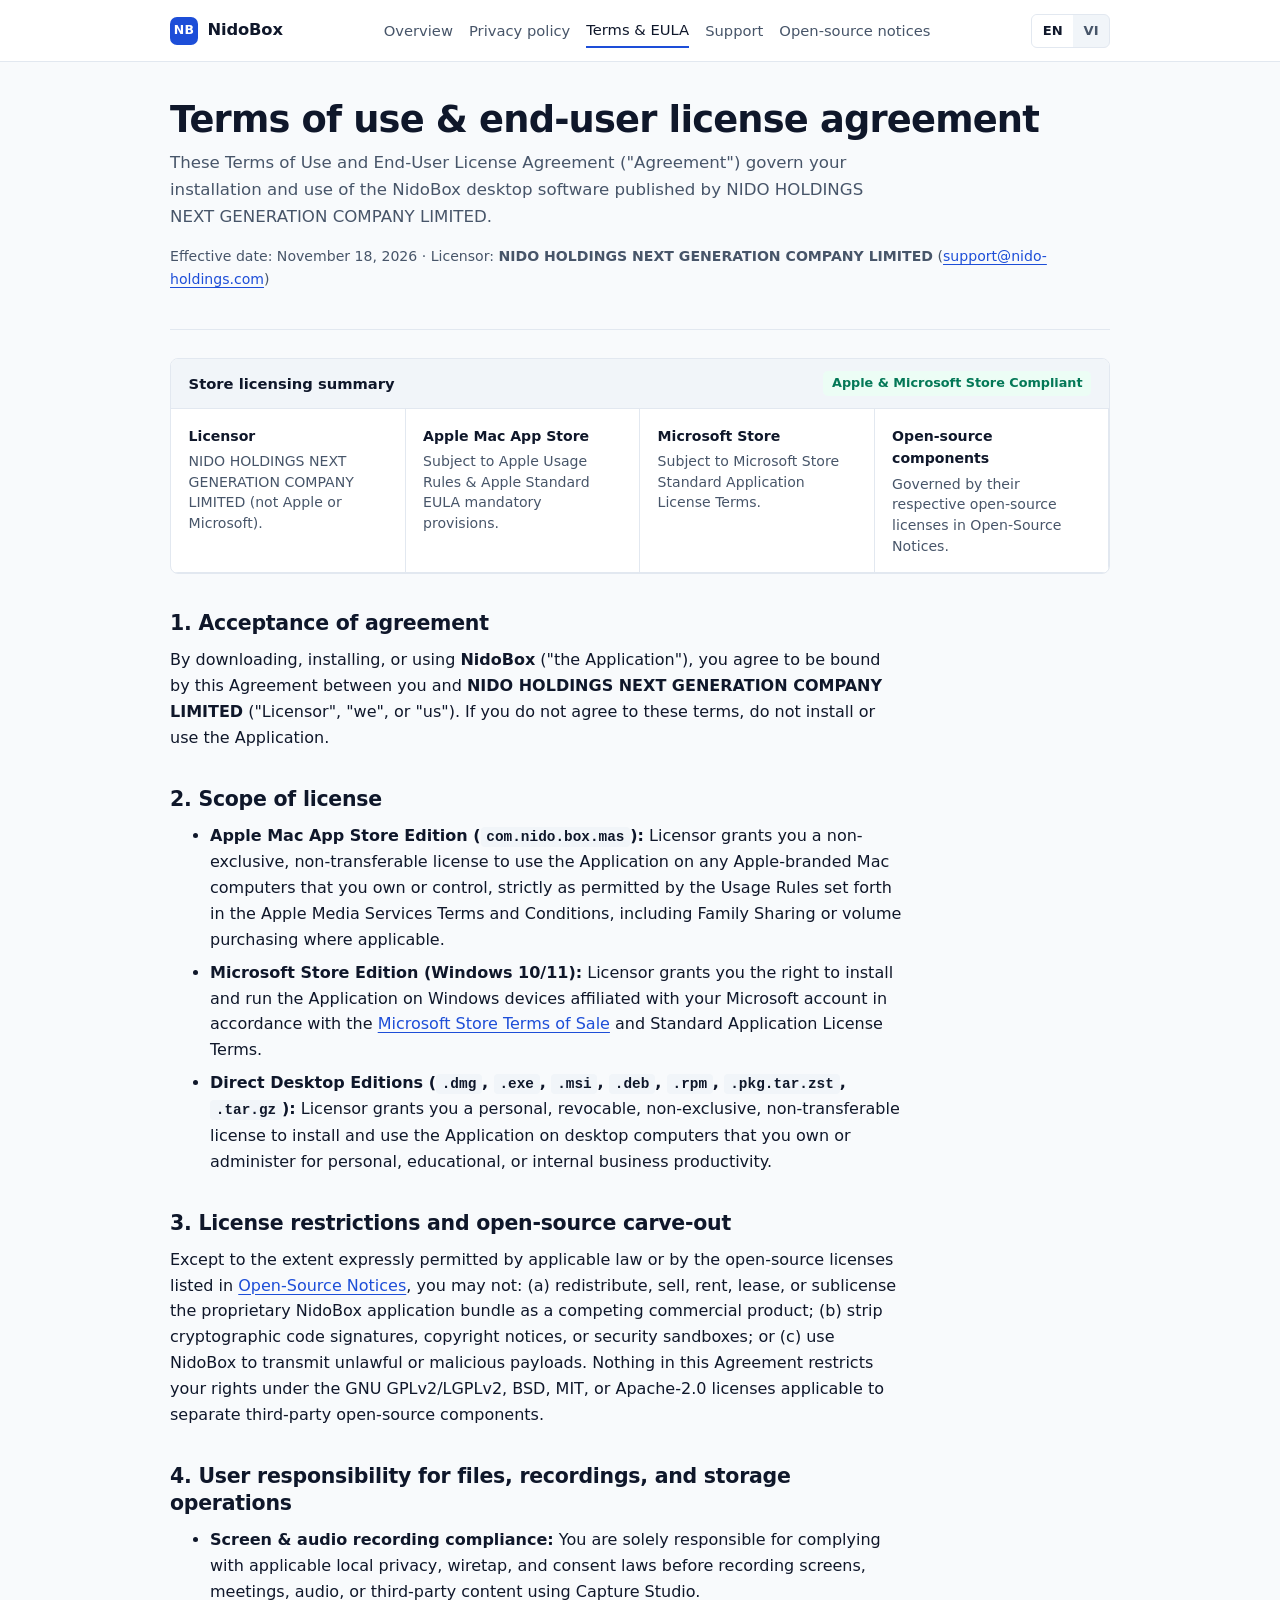
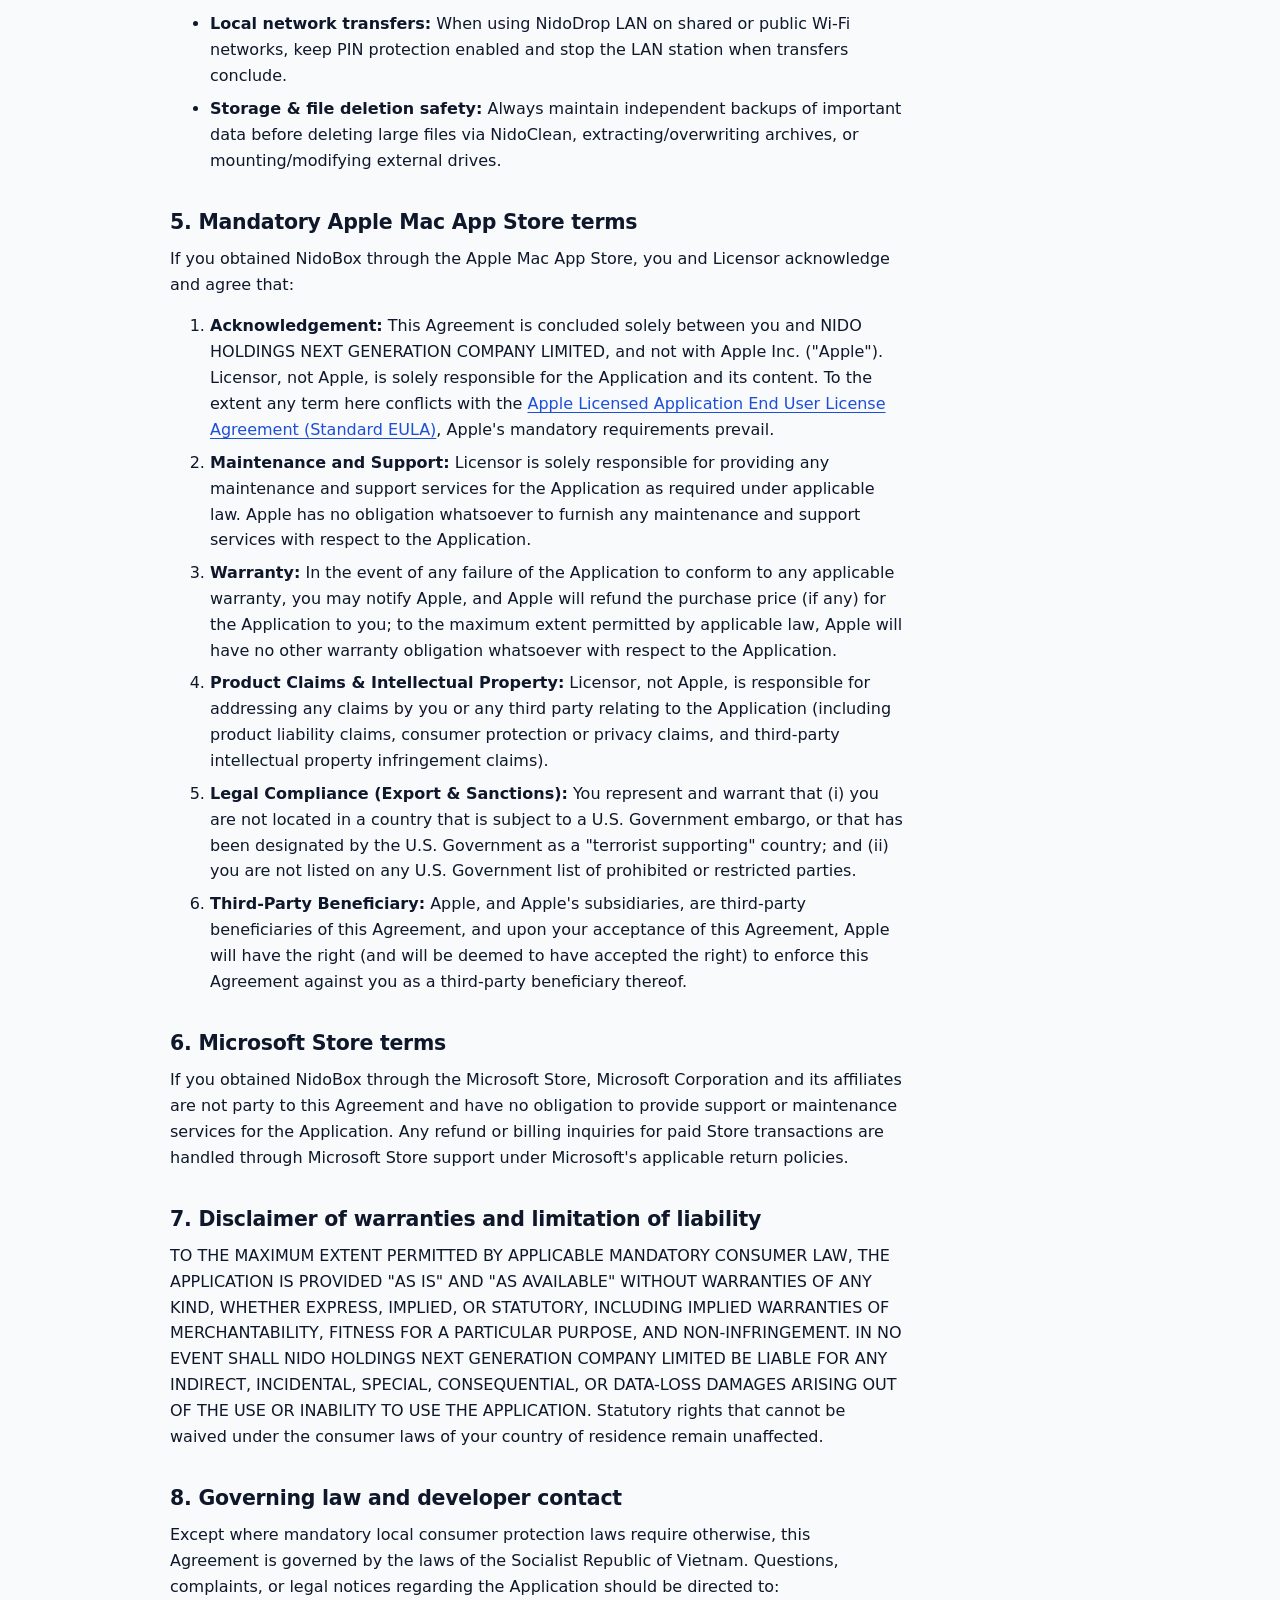
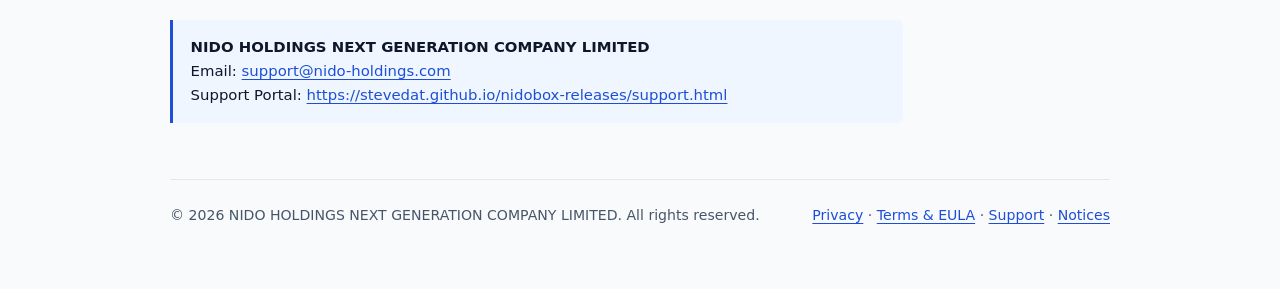
<file: docs/terms.html>
<!doctype html>
<html lang="en" data-lang="en">
<head>
  <meta charset="utf-8">
  <meta name="viewport" content="width=device-width, initial-scale=1">
  <title>Terms of Use &amp; EULA — NidoBox</title>
  <meta name="description" content="Terms of Use and End-User License Agreement (EULA) for NidoBox on Apple Mac App Store, Microsoft Store, and Direct Desktop builds.">
  <link rel="stylesheet" href="legal.css">
  <script src="legal.js"></script>
</head>
<body>
  <header class="site-header">
    <div class="header-inner">
      <a class="brand-link" href="index.html">
        <span class="brand-badge">NB</span>
        <span>NidoBox</span>
      </a>
      <nav class="nav-row" aria-label="Documentation">
        <a href="index.html">
          <span data-lang-block="en">Overview</span>
          <span data-lang-block="vi">Tổng quan</span>
        </a>
        <a href="privacy.html">
          <span data-lang-block="en">Privacy policy</span>
          <span data-lang-block="vi">Quyền riêng tư</span>
        </a>
        <a href="terms.html" aria-current="page">
          <span data-lang-block="en">Terms &amp; EULA</span>
          <span data-lang-block="vi">Điều khoản &amp; EULA</span>
        </a>
        <a href="support.html">
          <span data-lang-block="en">Support</span>
          <span data-lang-block="vi">Hỗ trợ</span>
        </a>
        <a href="third-party-notices.html">
          <span data-lang-block="en">Open-source notices</span>
          <span data-lang-block="vi">Giấy phép mã nguồn mở</span>
        </a>
      </nav>
      <div class="lang-switch" role="group" aria-label="Language">
        <button type="button" class="lang-btn" data-set-lang="en" aria-pressed="true">EN</button>
        <button type="button" class="lang-btn" data-set-lang="vi" aria-pressed="false">VI</button>
      </div>
    </div>
  </header>

  <main class="page-shell">
    <!-- ==================== ENGLISH ==================== -->
    <div data-lang-block="en">
      <section class="doc-hero">
        <h1>Terms of use &amp; end-user license agreement</h1>
        <p class="doc-lead">
          These Terms of Use and End-User License Agreement ("Agreement") govern your installation and use of the NidoBox desktop software published by NIDO HOLDINGS NEXT GENERATION COMPANY LIMITED.
        </p>
        <p class="doc-meta">
          Effective date: November 18, 2026 · Licensor: <strong>NIDO HOLDINGS NEXT GENERATION COMPANY LIMITED</strong> (<a href="mailto:support@nido-holdings.com">support@nido-holdings.com</a>)
        </p>
      </section>

      <section class="summary-ledger" aria-label="License summary">
        <div class="summary-ledger-header">
          <span>Store licensing summary</span>
          <span class="status-tag">Apple &amp; Microsoft Store Compliant</span>
        </div>
        <div class="ledger-grid">
          <div class="ledger-cell">
            <strong>Licensor</strong>
            <span>NIDO HOLDINGS NEXT GENERATION COMPANY LIMITED (not Apple or Microsoft).</span>
          </div>
          <div class="ledger-cell">
            <strong>Apple Mac App Store</strong>
            <span>Subject to Apple Usage Rules &amp; Apple Standard EULA mandatory provisions.</span>
          </div>
          <div class="ledger-cell">
            <strong>Microsoft Store</strong>
            <span>Subject to Microsoft Store Standard Application License Terms.</span>
          </div>
          <div class="ledger-cell">
            <strong>Open-source components</strong>
            <span>Governed by their respective open-source licenses in Open-Source Notices.</span>
          </div>
        </div>
      </section>

      <div class="prose">
        <h2 id="acceptance">1. Acceptance of agreement</h2>
        <p>
          By downloading, installing, or using <strong>NidoBox</strong> ("the Application"), you agree to be bound by this Agreement between you and <strong>NIDO HOLDINGS NEXT GENERATION COMPANY LIMITED</strong> ("Licensor", "we", or "us"). If you do not agree to these terms, do not install or use the Application.
        </p>

        <h2 id="grant">2. Scope of license</h2>
        <ul>
          <li><strong>Apple Mac App Store Edition (<code>com.nido.box.mas</code>):</strong> Licensor grants you a non-exclusive, non-transferable license to use the Application on any Apple-branded Mac computers that you own or control, strictly as permitted by the Usage Rules set forth in the Apple Media Services Terms and Conditions, including Family Sharing or volume purchasing where applicable.</li>
          <li><strong>Microsoft Store Edition (Windows 10/11):</strong> Licensor grants you the right to install and run the Application on Windows devices affiliated with your Microsoft account in accordance with the <a href="https://www.microsoft.com/en-us/storedocs/terms-of-sale" rel="noopener">Microsoft Store Terms of Sale</a> and Standard Application License Terms.</li>
          <li><strong>Direct Desktop Editions (<code>.dmg</code>, <code>.exe</code>, <code>.msi</code>, <code>.deb</code>, <code>.rpm</code>, <code>.pkg.tar.zst</code>, <code>.tar.gz</code>):</strong> Licensor grants you a personal, revocable, non-exclusive, non-transferable license to install and use the Application on desktop computers that you own or administer for personal, educational, or internal business productivity.</li>
        </ul>

        <h2 id="restrictions">3. License restrictions and open-source carve-out</h2>
        <p>
          Except to the extent expressly permitted by applicable law or by the open-source licenses listed in <a href="third-party-notices.html">Open-Source Notices</a>, you may not: (a) redistribute, sell, rent, lease, or sublicense the proprietary NidoBox application bundle as a competing commercial product; (b) strip cryptographic code signatures, copyright notices, or security sandboxes; or (c) use NidoBox to transmit unlawful or malicious payloads. Nothing in this Agreement restricts your rights under the GNU GPLv2/LGPLv2, BSD, MIT, or Apache-2.0 licenses applicable to separate third-party open-source components.
        </p>

        <h2 id="user-responsibility">4. User responsibility for files, recordings, and storage operations</h2>
        <ul>
          <li><strong>Screen &amp; audio recording compliance:</strong> You are solely responsible for complying with applicable local privacy, wiretap, and consent laws before recording screens, meetings, audio, or third-party content using Capture Studio.</li>
          <li><strong>Local network transfers:</strong> When using NidoDrop LAN on shared or public Wi-Fi networks, keep PIN protection enabled and stop the LAN station when transfers conclude.</li>
          <li><strong>Storage &amp; file deletion safety:</strong> Always maintain independent backups of important data before deleting large files via NidoClean, extracting/overwriting archives, or mounting/modifying external drives.</li>
        </ul>

        <h2 id="apple-terms">5. Mandatory Apple Mac App Store terms</h2>
        <p>
          If you obtained NidoBox through the Apple Mac App Store, you and Licensor acknowledge and agree that:
        </p>
        <ol>
          <li><strong>Acknowledgement:</strong> This Agreement is concluded solely between you and NIDO HOLDINGS NEXT GENERATION COMPANY LIMITED, and not with Apple Inc. ("Apple"). Licensor, not Apple, is solely responsible for the Application and its content. To the extent any term here conflicts with the <a href="https://www.apple.com/legal/internet-services/itunes/dev/stdeula/" rel="noopener">Apple Licensed Application End User License Agreement (Standard EULA)</a>, Apple's mandatory requirements prevail.</li>
          <li><strong>Maintenance and Support:</strong> Licensor is solely responsible for providing any maintenance and support services for the Application as required under applicable law. Apple has no obligation whatsoever to furnish any maintenance and support services with respect to the Application.</li>
          <li><strong>Warranty:</strong> In the event of any failure of the Application to conform to any applicable warranty, you may notify Apple, and Apple will refund the purchase price (if any) for the Application to you; to the maximum extent permitted by applicable law, Apple will have no other warranty obligation whatsoever with respect to the Application.</li>
          <li><strong>Product Claims &amp; Intellectual Property:</strong> Licensor, not Apple, is responsible for addressing any claims by you or any third party relating to the Application (including product liability claims, consumer protection or privacy claims, and third-party intellectual property infringement claims).</li>
          <li><strong>Legal Compliance (Export &amp; Sanctions):</strong> You represent and warrant that (i) you are not located in a country that is subject to a U.S. Government embargo, or that has been designated by the U.S. Government as a "terrorist supporting" country; and (ii) you are not listed on any U.S. Government list of prohibited or restricted parties.</li>
          <li><strong>Third-Party Beneficiary:</strong> Apple, and Apple's subsidiaries, are third-party beneficiaries of this Agreement, and upon your acceptance of this Agreement, Apple will have the right (and will be deemed to have accepted the right) to enforce this Agreement against you as a third-party beneficiary thereof.</li>
        </ol>

        <h2 id="microsoft-terms">6. Microsoft Store terms</h2>
        <p>
          If you obtained NidoBox through the Microsoft Store, Microsoft Corporation and its affiliates are not party to this Agreement and have no obligation to provide support or maintenance services for the Application. Any refund or billing inquiries for paid Store transactions are handled through Microsoft Store support under Microsoft's applicable return policies.
        </p>

        <h2 id="warranty-liability">7. Disclaimer of warranties and limitation of liability</h2>
        <p>
          TO THE MAXIMUM EXTENT PERMITTED BY APPLICABLE MANDATORY CONSUMER LAW, THE APPLICATION IS PROVIDED "AS IS" AND "AS AVAILABLE" WITHOUT WARRANTIES OF ANY KIND, WHETHER EXPRESS, IMPLIED, OR STATUTORY, INCLUDING IMPLIED WARRANTIES OF MERCHANTABILITY, FITNESS FOR A PARTICULAR PURPOSE, AND NON-INFRINGEMENT. IN NO EVENT SHALL NIDO HOLDINGS NEXT GENERATION COMPANY LIMITED BE LIABLE FOR ANY INDIRECT, INCIDENTAL, SPECIAL, CONSEQUENTIAL, OR DATA-LOSS DAMAGES ARISING OUT OF THE USE OR INABILITY TO USE THE APPLICATION. Statutory rights that cannot be waived under the consumer laws of your country of residence remain unaffected.
        </p>

        <h2 id="governing-law">8. Governing law and developer contact</h2>
        <p>
          Except where mandatory local consumer protection laws require otherwise, this Agreement is governed by the laws of the Socialist Republic of Vietnam. Questions, complaints, or legal notices regarding the Application should be directed to:
        </p>
        <div class="callout-note">
          <strong>NIDO HOLDINGS NEXT GENERATION COMPANY LIMITED</strong><br>
          Email: <a href="mailto:support@nido-holdings.com">support@nido-holdings.com</a><br>
          Support Portal: <a href="support.html">https://stevedat.github.io/nidobox-releases/support.html</a>
        </div>
      </div>
    </div>

    <!-- ==================== TIẾNG VIỆT ==================== -->
    <div data-lang-block="vi">
      <section class="doc-hero">
        <h1>Điều khoản sử dụng &amp; thỏa thuận cấp phép (EULA)</h1>
        <p class="doc-lead">
          Điều khoản Sử dụng và Thỏa thuận Cấp phép Người dùng cuối ("Thỏa thuận") này điều chỉnh việc cài đặt và sử dụng phần mềm NidoBox do NIDO HOLDINGS NEXT GENERATION COMPANY LIMITED phát hành.
        </p>
        <p class="doc-meta">
          Ngày có hiệu lực: 18/11/2026 · Đơn vị cấp phép: <strong>NIDO HOLDINGS NEXT GENERATION COMPANY LIMITED</strong> (<a href="mailto:support@nido-holdings.com">support@nido-holdings.com</a>)
        </p>
      </section>

      <section class="summary-ledger" aria-label="Tóm tắt cấp phép">
        <div class="summary-ledger-header">
          <span>Tóm tắt điều khoản cấp phép</span>
          <span class="status-tag">Tuân thủ chuẩn Apple &amp; Microsoft Store</span>
        </div>
        <div class="ledger-grid">
          <div class="ledger-cell">
            <strong>Pháp nhân cấp phép</strong>
            <span>NIDO HOLDINGS NEXT GENERATION COMPANY LIMITED (độc lập với Apple &amp; Microsoft).</span>
          </div>
          <div class="ledger-cell">
            <strong>Apple Mac App Store</strong>
            <span>Tuân thủ Quy tắc Sử dụng của Apple &amp; điều khoản bắt buộc của Apple Standard EULA.</span>
          </div>
          <div class="ledger-cell">
            <strong>Microsoft Store</strong>
            <span>Tuân thủ Điều khoản Cấp phép Ứng dụng Chuẩn của Microsoft Store.</span>
          </div>
          <div class="ledger-cell">
            <strong>Thành phần mã nguồn mở</strong>
            <span>Điều chỉnh bởi giấy phép mã nguồn mở tương ứng tại trang Giấy phép Mã nguồn mở.</span>
          </div>
        </div>
      </section>

      <div class="prose">
        <h2 id="vi-acceptance">1. Chấp thuận thỏa thuận</h2>
        <p>
          Bằng việc tải xuống, cài đặt hoặc sử dụng <strong>NidoBox</strong> ("Ứng dụng"), bạn đồng ý chịu sự ràng buộc của Thỏa thuận này giữa bạn và <strong>NIDO HOLDINGS NEXT GENERATION COMPANY LIMITED</strong> ("Đơn vị cấp phép" hoặc "chúng tôi"). Nếu bạn không đồng ý, vui lòng không cài đặt hoặc sử dụng Ứng dụng.
        </p>

        <h2 id="vi-grant">2. Phạm vi cấp phép sử dụng</h2>
        <ul>
          <li><strong>Phiên bản Apple Mac App Store (<code>com.nido.box.mas</code>):</strong> Bạn được cấp quyền không độc quyền, không chuyển nhượng để sử dụng Ứng dụng trên các máy tính Mac mang thương hiệu Apple thuộc quyền sở hữu hoặc kiểm soát của bạn theo Quy tắc Sử dụng của Apple Media Services.</li>
          <li><strong>Phiên bản Microsoft Store (Windows 10/11):</strong> Bạn được quyền cài đặt và vận hành Ứng dụng trên các thiết bị Windows liên kết với tài khoản Microsoft của bạn theo <a href="https://www.microsoft.com/en-us/storedocs/terms-of-sale" rel="noopener">Điều khoản Bán hàng và Cấp phép Chuẩn của Microsoft Store</a>.</li>
          <li><strong>Phiên bản cài đặt trực tiếp (<code>.dmg</code>, <code>.exe</code>, <code>.msi</code>, <code>.deb</code>, <code>.rpm</code>, <code>.pkg.tar.zst</code>, <code>.tar.gz</code>):</strong> Bạn được cấp quyền không độc quyền để cài đặt và sử dụng Ứng dụng phục vụ công việc cá nhân, học tập hoặc vận hành nội bộ doanh nghiệp.</li>
        </ul>

        <h2 id="vi-restrictions">3. Giới hạn sử dụng và quyền mã nguồn mở</h2>
        <p>
          Trừ trường hợp pháp luật hiện hành hoặc các giấy phép mã nguồn mở liệt kê tại <a href="third-party-notices.html">Giấy phép Mã nguồn mở</a> cho phép rõ ràng, bạn không được: (a) đóng gói lại, bán lại hoặc cho thuê gói Ứng dụng NidoBox thương mại như một sản phẩm cạnh tranh; (b) gỡ bỏ chữ ký số bảo mật, thông báo bản quyền hoặc cơ chế cô lập Sandbox; hoặc (c) sử dụng Ứng dụng để phát tán mã độc hay nội dung vi phạm pháp luật. Không điều khoản nào trong Thỏa thuận này hạn chế quyền hợp pháp của bạn đối với các thư viện mã nguồn mở đi kèm (GPLv2/LGPLv2, BSD, MIT, Apache-2.0).
        </p>

        <h2 id="vi-responsibility">4. Trách nhiệm của người dùng đối với dữ liệu, ghi hình và ổ đĩa</h2>
        <ul>
          <li><strong>Tuân thủ pháp luật khi ghi màn hình &amp; thu âm:</strong> Bạn hoàn toàn chịu trách nhiệm xin phép và tuân thủ quy định pháp luật về quyền riêng tư trước khi quay màn hình, ghi âm cuộc họp hoặc trích xuất nội dung của bên thứ ba.</li>
          <li><strong>An toàn truyền tệp mạng nội bộ:</strong> Khi bật NidoDrop LAN ở mạng Wi-Fi dùng chung, vui lòng giữ mã bảo vệ PIN và tắt trạm ngay khi truyền xong.</li>
          <li><strong>Sao lưu dữ liệu quan trọng:</strong> Luôn duy trì bản sao lưu dự phòng độc lập đối với các dữ liệu quan trọng trước khi xoá tệp dung lượng lớn, giải nén ghi đè hoặc thao tác trên ổ cứng gắn ngoài.</li>
        </ul>

        <h2 id="vi-apple">5. Điều khoản bắt buộc đối với bản Apple Mac App Store</h2>
        <p>
          Đối với phiên bản tải từ Apple Mac App Store, bạn và Đơn vị cấp phép cùng xác nhận và đồng ý rằng:
        </p>
        <ol>
          <li><strong>Chủ thể thỏa thuận:</strong> Thỏa thuận này được ký kết trực tiếp giữa bạn và NIDO HOLDINGS NEXT GENERATION COMPANY LIMITED, không phải với Apple Inc. ("Apple"). Đơn vị cấp phép chịu trách nhiệm hoàn toàn về Ứng dụng; trong trường hợp có xung đột với <a href="https://www.apple.com/legal/internet-services/itunes/dev/stdeula/" rel="noopener">Apple Standard EULA</a>, các quy định bắt buộc của Apple được ưu tiên áp dụng.</li>
          <li><strong>Bảo trì và Hỗ trợ:</strong> Đơn vị cấp phép chịu trách nhiệm duy nhất về dịch vụ hỗ trợ kỹ thuật; Apple không có nghĩa vụ bảo trì hay hỗ trợ đối với Ứng dụng.</li>
          <li><strong>Bảo hành:</strong> Nếu Ứng dụng không đáp ứng bảo hành theo luật định, bạn có thể thông báo cho Apple để được hoàn lại phí mua (nếu có); trong phạm vi tối đa pháp luật cho phép, Apple không chịu bất kỳ nghĩa vụ bảo hành nào khác.</li>
          <li><strong>Khiếu nại sản phẩm &amp; Sở hữu trí tuệ:</strong> Đơn vị cấp phép, không phải Apple, chịu trách nhiệm giải quyết mọi khiếu nại liên quan đến chất lượng sản phẩm, bảo vệ người tiêu dùng, quyền riêng tư hoặc quyền sở hữu trí tuệ của bên thứ ba.</li>
          <li><strong>Tuân thủ kiểm soát xuất khẩu:</strong> Bạn cam đoan không cư trú tại quốc gia chịu lệnh cấm vận của Chính phủ Hoa Kỳ và không nằm trong danh sách các bên bị hạn chế của Chính phủ Hoa Kỳ.</li>
          <li><strong>Bên thứ ba thụ hưởng:</strong> Apple và các công ty con của Apple là bên thứ ba thụ hưởng của Thỏa thuận này và có quyền thực thi Thỏa thuận đối với bạn với tư cách bên thứ ba thụ hưởng.</li>
        </ol>

        <h2 id="vi-microsoft">6. Điều khoản đối với bản Microsoft Store</h2>
        <p>
          Nếu bạn tải NidoBox từ Microsoft Store, Microsoft Corporation và các công ty liên kết không phải là một bên của Thỏa thuận này và không có nghĩa vụ bảo trì hoặc hỗ trợ kỹ thuật cho Ứng dụng.
        </p>

        <h2 id="vi-disclaimer">7. Miễn trừ bảo đảm và giới hạn trách nhiệm</h2>
        <p>
          TRONG PHẠM VI TỐI ĐA ĐƯỢC PHÁP LUẬT BẢO VỆ NGƯỜI TIÊU DÙNG CHO PHÉP, ỨNG DỤNG ĐƯỢC CUNG CẤP THEO HIỆN TRẠNG ("AS IS") MÀ KHÔNG KÈM BẤT KỲ CAM ĐOAN NGẦM ĐỊNH NÀO. NIDO HOLDINGS NEXT GENERATION COMPANY LIMITED KHÔNG CHỊU TRÁCH NHIỆM ĐỐI VỚI CÁC THIỆT HẠI GIÁN TIẾP, NGẪU NHIÊN HOẶC MẤT MÁT DỮ LIỆU PHÁT SINH TỪ VIỆC SỬ DỤNG KHÔNG ĐÚNG QUY TRÌNH SAO LƯU. Các quyền lợi bắt buộc của người tiêu dùng theo luật hiện hành tại quốc gia cư trú luôn được bảo lưu nguyên vẹn.
        </p>

        <h2 id="vi-law">8. Luật điều chỉnh và liên hệ pháp lý</h2>
        <p>
          Thỏa thuận này được điều chỉnh bởi pháp luật nước Cộng hòa Xã hội Chủ nghĩa Việt Nam (không làm ảnh hưởng đến các quy định bảo vệ người tiêu dùng bắt buộc tại nơi bạn cư trú). Mọi câu hỏi hoặc thông báo pháp lý xin gửi về:
        </p>
        <div class="callout-note">
          <strong>NIDO HOLDINGS NEXT GENERATION COMPANY LIMITED</strong><br>
          Email: <a href="mailto:support@nido-holdings.com">support@nido-holdings.com</a><br>
          Trung tâm Hỗ trợ: <a href="support.html">https://stevedat.github.io/nidobox-releases/support.html</a>
        </div>
      </div>
    </div>

    <footer class="site-footer">
      <div>© 2026 NIDO HOLDINGS NEXT GENERATION COMPANY LIMITED. All rights reserved.</div>
      <div>
        <a href="privacy.html">Privacy</a> ·
        <a href="terms.html">Terms &amp; EULA</a> ·
        <a href="support.html">Support</a> ·
        <a href="third-party-notices.html">Notices</a>
      </div>
    </footer>
  </main>
</body>
</html>
</file>
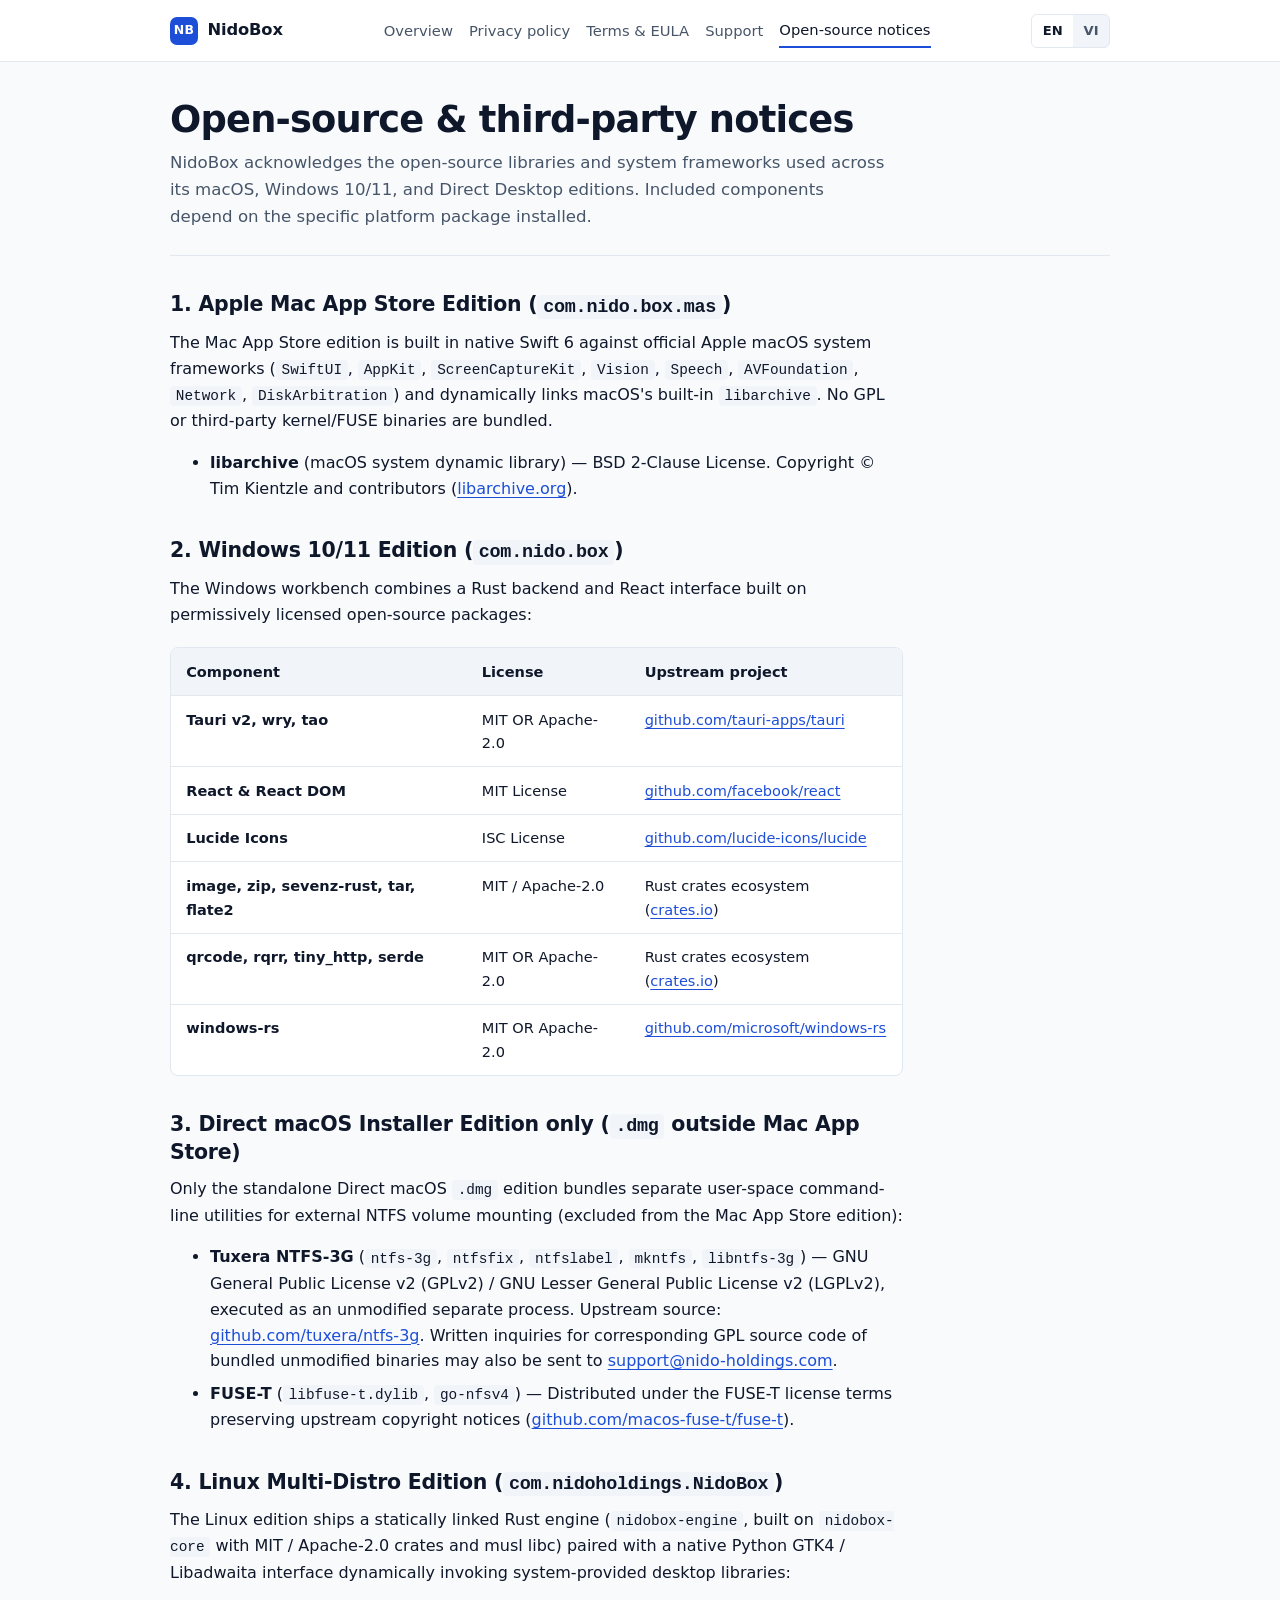
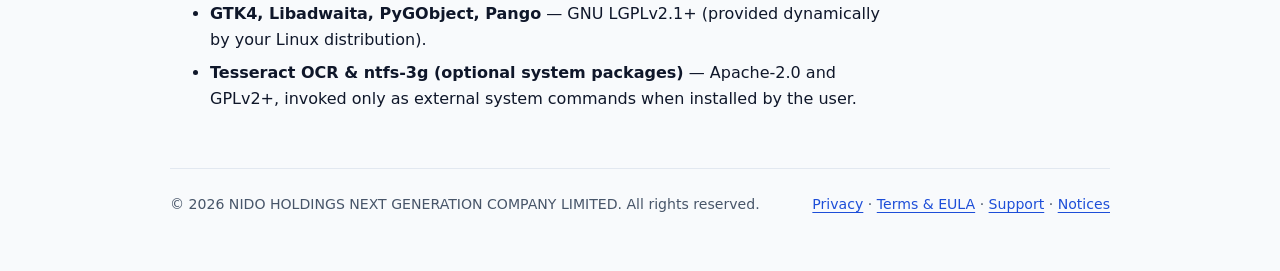
<file: docs/third-party-notices.html>
<!doctype html>
<html lang="en" data-lang="en">
<head>
  <meta charset="utf-8">
  <meta name="viewport" content="width=device-width, initial-scale=1">
  <title>Open-Source &amp; Third-Party Notices — NidoBox</title>
  <meta name="description" content="Third-party open-source attributions and license notices for NidoBox across macOS, Windows 10/11, and Linux editions.">
  <link rel="stylesheet" href="legal.css">
  <script src="legal.js"></script>
</head>
<body>
  <header class="site-header">
    <div class="header-inner">
      <a class="brand-link" href="index.html">
        <span class="brand-badge">NB</span>
        <span>NidoBox</span>
      </a>
      <nav class="nav-row" aria-label="Documentation">
        <a href="index.html">
          <span data-lang-block="en">Overview</span>
          <span data-lang-block="vi">Tổng quan</span>
        </a>
        <a href="privacy.html">
          <span data-lang-block="en">Privacy policy</span>
          <span data-lang-block="vi">Quyền riêng tư</span>
        </a>
        <a href="terms.html">
          <span data-lang-block="en">Terms &amp; EULA</span>
          <span data-lang-block="vi">Điều khoản &amp; EULA</span>
        </a>
        <a href="support.html">
          <span data-lang-block="en">Support</span>
          <span data-lang-block="vi">Hỗ trợ</span>
        </a>
        <a href="third-party-notices.html" aria-current="page">
          <span data-lang-block="en">Open-source notices</span>
          <span data-lang-block="vi">Giấy phép mã nguồn mở</span>
        </a>
      </nav>
      <div class="lang-switch" role="group" aria-label="Language">
        <button type="button" class="lang-btn" data-set-lang="en" aria-pressed="true">EN</button>
        <button type="button" class="lang-btn" data-set-lang="vi" aria-pressed="false">VI</button>
      </div>
    </div>
  </header>

  <main class="page-shell">
    <div data-lang-block="en">
      <section class="doc-hero">
        <h1>Open-source &amp; third-party notices</h1>
        <p class="doc-lead">
          NidoBox acknowledges the open-source libraries and system frameworks used across its macOS, Windows 10/11, and Direct Desktop editions. Included components depend on the specific platform package installed.
        </p>
      </section>

      <div class="prose">
        <h2>1. Apple Mac App Store Edition (<code>com.nido.box.mas</code>)</h2>
        <p>
          The Mac App Store edition is built in native Swift 6 against official Apple macOS system frameworks (<code>SwiftUI</code>, <code>AppKit</code>, <code>ScreenCaptureKit</code>, <code>Vision</code>, <code>Speech</code>, <code>AVFoundation</code>, <code>Network</code>, <code>DiskArbitration</code>) and dynamically links macOS's built-in <code>libarchive</code>. No GPL or third-party kernel/FUSE binaries are bundled.
        </p>
        <ul>
          <li><strong>libarchive</strong> (macOS system dynamic library) — BSD 2-Clause License. Copyright © Tim Kientzle and contributors (<a href="https://www.libarchive.org/" rel="noopener">libarchive.org</a>).</li>
        </ul>

        <h2>2. Windows 10/11 Edition (<code>com.nido.box</code>)</h2>
        <p>
          The Windows workbench combines a Rust backend and React interface built on permissively licensed open-source packages:
        </p>
        <div class="table-wrap">
          <table class="spec-table">
            <thead>
              <tr>
                <th>Component</th>
                <th>License</th>
                <th>Upstream project</th>
              </tr>
            </thead>
            <tbody>
              <tr>
                <td><strong>Tauri v2, wry, tao</strong></td>
                <td>MIT OR Apache-2.0</td>
                <td><a href="https://github.com/tauri-apps/tauri" rel="noopener">github.com/tauri-apps/tauri</a></td>
              </tr>
              <tr>
                <td><strong>React &amp; React DOM</strong></td>
                <td>MIT License</td>
                <td><a href="https://github.com/facebook/react" rel="noopener">github.com/facebook/react</a></td>
              </tr>
              <tr>
                <td><strong>Lucide Icons</strong></td>
                <td>ISC License</td>
                <td><a href="https://github.com/lucide-icons/lucide" rel="noopener">github.com/lucide-icons/lucide</a></td>
              </tr>
              <tr>
                <td><strong>image, zip, sevenz-rust, tar, flate2</strong></td>
                <td>MIT / Apache-2.0</td>
                <td>Rust crates ecosystem (<a href="https://crates.io" rel="noopener">crates.io</a>)</td>
              </tr>
              <tr>
                <td><strong>qrcode, rqrr, tiny_http, serde</strong></td>
                <td>MIT OR Apache-2.0</td>
                <td>Rust crates ecosystem (<a href="https://crates.io" rel="noopener">crates.io</a>)</td>
              </tr>
              <tr>
                <td><strong>windows-rs</strong></td>
                <td>MIT OR Apache-2.0</td>
                <td><a href="https://github.com/microsoft/windows-rs" rel="noopener">github.com/microsoft/windows-rs</a></td>
              </tr>
            </tbody>
          </table>
        </div>

        <h2>3. Direct macOS Installer Edition only (<code>.dmg</code> outside Mac App Store)</h2>
        <p>
          Only the standalone Direct macOS <code>.dmg</code> edition bundles separate user-space command-line utilities for external NTFS volume mounting (excluded from the Mac App Store edition):
        </p>
        <ul>
          <li><strong>Tuxera NTFS-3G</strong> (<code>ntfs-3g</code>, <code>ntfsfix</code>, <code>ntfslabel</code>, <code>mkntfs</code>, <code>libntfs-3g</code>) — GNU General Public License v2 (GPLv2) / GNU Lesser General Public License v2 (LGPLv2), executed as an unmodified separate process. Upstream source: <a href="https://github.com/tuxera/ntfs-3g" rel="noopener">github.com/tuxera/ntfs-3g</a>. Written inquiries for corresponding GPL source code of bundled unmodified binaries may also be sent to <a href="mailto:support@nido-holdings.com">support@nido-holdings.com</a>.</li>
          <li><strong>FUSE-T</strong> (<code>libfuse-t.dylib</code>, <code>go-nfsv4</code>) — Distributed under the FUSE-T license terms preserving upstream copyright notices (<a href="https://github.com/macos-fuse-t/fuse-t" rel="noopener">github.com/macos-fuse-t/fuse-t</a>).</li>
        </ul>

        <h2>4. Linux Multi-Distro Edition (<code>com.nidoholdings.NidoBox</code>)</h2>
        <p>
          The Linux edition ships a statically linked Rust engine (<code>nidobox-engine</code>, built on <code>nidobox-core</code> with MIT / Apache-2.0 crates and musl libc) paired with a native Python GTK4 / Libadwaita interface dynamically invoking system-provided desktop libraries:
        </p>
        <ul>
          <li><strong>GTK4, Libadwaita, PyGObject, Pango</strong> — GNU LGPLv2.1+ (provided dynamically by your Linux distribution).</li>
          <li><strong>Tesseract OCR &amp; ntfs-3g (optional system packages)</strong> — Apache-2.0 and GPLv2+, invoked only as external system commands when installed by the user.</li>
        </ul>
      </div>
    </div>

    <div data-lang-block="vi">
      <section class="doc-hero">
        <h1>Giấy phép mã nguồn mở &amp; thông báo bên thứ ba</h1>
        <p class="doc-lead">
          NidoBox trân trọng ghi nhận bản quyền của các thư viện mã nguồn mở và framework hệ thống sử dụng trên từng nền tảng phát hành.
        </p>
      </section>

      <div class="prose">
        <h2>1. Phiên bản Apple Mac App Store (<code>com.nido.box.mas</code>)</h2>
        <p>
          Phiên bản Mac App Store được biên dịch bằng Swift 6 gốc dựa trên các framework chính thức của macOS (<code>SwiftUI</code>, <code>AppKit</code>, <code>ScreenCaptureKit</code>, <code>Vision</code>, <code>Speech</code>, <code>AVFoundation</code>, <code>Network</code>, <code>DiskArbitration</code>) và liên kết động với <code>libarchive</code> tích hợp sẵn của macOS. Tuyệt đối không đóng gói kèm bất kỳ tệp thực thi GPL hay FUSE nào.
        </p>
        <ul>
          <li><strong>libarchive</strong> (Thư viện hệ thống macOS) — Giấy phép BSD 2-Clause. Bản quyền © Tim Kientzle và các cộng tác viên (<a href="https://www.libarchive.org/" rel="noopener">libarchive.org</a>).</li>
        </ul>

        <h2>2. Phiên bản Windows 10/11 (<code>com.nido.box</code>)</h2>
        <p>
          Phiên bản Windows sử dụng nhân xử lý Rust kết hợp giao diện React từ các gói mã nguồn mở cấp phép rộng rãi (MIT / Apache-2.0 / ISC):
        </p>
        <div class="table-wrap">
          <table class="spec-table">
            <thead>
              <tr>
                <th>Thành phần</th>
                <th>Giấy phép</th>
                <th>Mã nguồn gốc</th>
              </tr>
            </thead>
            <tbody>
              <tr>
                <td><strong>Tauri v2, wry, tao</strong></td>
                <td>MIT OR Apache-2.0</td>
                <td><a href="https://github.com/tauri-apps/tauri" rel="noopener">github.com/tauri-apps/tauri</a></td>
              </tr>
              <tr>
                <td><strong>React &amp; React DOM</strong></td>
                <td>MIT License</td>
                <td><a href="https://github.com/facebook/react" rel="noopener">github.com/facebook/react</a></td>
              </tr>
              <tr>
                <td><strong>Lucide Icons</strong></td>
                <td>ISC License</td>
                <td><a href="https://github.com/lucide-icons/lucide" rel="noopener">github.com/lucide-icons/lucide</a></td>
              </tr>
              <tr>
                <td><strong>image, zip, sevenz-rust, tar, flate2</strong></td>
                <td>MIT / Apache-2.0</td>
                <td>Hệ sinh thái Rust (<a href="https://crates.io" rel="noopener">crates.io</a>)</td>
              </tr>
              <tr>
                <td><strong>qrcode, rqrr, tiny_http, serde</strong></td>
                <td>MIT OR Apache-2.0</td>
                <td>Hệ sinh thái Rust (<a href="https://crates.io" rel="noopener">crates.io</a>)</td>
              </tr>
              <tr>
                <td><strong>windows-rs</strong></td>
                <td>MIT OR Apache-2.0</td>
                <td><a href="https://github.com/microsoft/windows-rs" rel="noopener">github.com/microsoft/windows-rs</a></td>
              </tr>
            </tbody>
          </table>
        </div>

        <h2>3. Chỉ riêng bộ cài macOS trực tiếp ngoài Store (<code>.dmg</code>)</h2>
        <p>
          Chỉ phiên bản <code>.dmg</code> tải trực tiếp ngoài Mac App Store mới đi kèm bộ tiện ích tiến trình độc lập phục vụ đọc/ghi ổ cứng NTFS:
        </p>
        <ul>
          <li><strong>Tuxera NTFS-3G</strong> — Giấy phép GNU GPLv2 / LGPLv2, thực thi dưới dạng tiến trình dòng lệnh độc lập nguyên bản (<a href="https://github.com/tuxera/ntfs-3g" rel="noopener">github.com/tuxera/ntfs-3g</a>).</li>
          <li><strong>FUSE-T</strong> — Phân phối theo điều khoản giấy phép FUSE-T bảo toàn thông tin tác giả gốc (<a href="https://github.com/macos-fuse-t/fuse-t" rel="noopener">github.com/macos-fuse-t/fuse-t</a>).</li>
        </ul>

        <h2>4. Phiên bản Linux đa bản phân phối (<code>com.nidoholdings.NidoBox</code>)</h2>
        <p>
          Phiên bản Linux kết hợp nhân Rust liên kết tĩnh (<code>nidobox-engine</code> từ <code>nidobox-core</code>, musl libc và các crate MIT / Apache-2.0) cùng giao diện gốc Python GTK4 / Libadwaita dùng thư viện hệ thống của bản phân phối:
        </p>
        <ul>
          <li><strong>GTK4, Libadwaita, PyGObject, Pango</strong> — Giấy phép GNU LGPLv2.1+ (cung cấp động bởi hệ điều hành Linux).</li>
          <li><strong>Tesseract OCR &amp; ntfs-3g (gói hệ thống tuỳ chọn)</strong> — Apache-2.0 và GPLv2+, chỉ được gọi dưới dạng lệnh hệ thống ngoài khi người dùng cài đặt.</li>
        </ul>
      </div>
    </div>

    <footer class="site-footer">
      <div>© 2026 NIDO HOLDINGS NEXT GENERATION COMPANY LIMITED. All rights reserved.</div>
      <div>
        <a href="privacy.html">Privacy</a> ·
        <a href="terms.html">Terms &amp; EULA</a> ·
        <a href="support.html">Support</a> ·
        <a href="third-party-notices.html">Notices</a>
      </div>
    </footer>
  </main>
</body>
</html>
</file>
<file: docs/legal.css>
:root {
  --paper: #f8fafc;
  --surface: #ffffff;
  --surface-subtle: #f1f5f9;
  --ink: #0f172a;
  --ink-muted: #475569;
  --rule: #e2e8f0;
  --cobalt: #1d4ed8;
  --cobalt-soft: #eff6ff;
  --emerald: #047857;
  --emerald-soft: #ecfdf5;
}

@media (prefers-color-scheme: dark) {
  :root {
    --paper: #0f141c;
    --surface: #151d28;
    --surface-subtle: #1c2635;
    --ink: #f1f5f9;
    --ink-muted: #94a3b8;
    --rule: #243042;
    --cobalt: #60a5fa;
    --cobalt-soft: rgba(96, 165, 250, 0.12);
    --emerald: #34d399;
    --emerald-soft: rgba(52, 211, 153, 0.12);
  }
}

*,
*::before,
*::after {
  box-sizing: border-box;
}

html {
  font-size: 16px;
  -webkit-text-size-adjust: 100%;
  scroll-behavior: smooth;
}

@media (prefers-reduced-motion: reduce) {
  html {
    scroll-behavior: auto;
  }
}

body {
  margin: 0;
  background: var(--paper);
  color: var(--ink);
  font-family: -apple-system, BlinkMacSystemFont, "Segoe UI Variable Text", "Segoe UI", system-ui, sans-serif;
  line-height: 1.62;
}

html[data-lang="en"] [data-lang-block="vi"] {
  display: none !important;
}

html[data-lang="vi"] [data-lang-block="en"] {
  display: none !important;
}

a {
  color: var(--cobalt);
  text-decoration-thickness: 1px;
  text-underline-offset: 3px;
}

a:hover {
  text-decoration-thickness: 2px;
}

a:focus-visible,
button:focus-visible {
  outline: 2px solid var(--cobalt);
  outline-offset: 2px;
}

code,
.mono {
  font-family: ui-monospace, SFMono-Regular, Menlo, Consolas, monospace;
  font-size: 0.9em;
  background: var(--surface-subtle);
  padding: 0.12rem 0.36rem;
  border-radius: 4px;
}

.site-header {
  border-bottom: 1px solid var(--rule);
  background: var(--surface);
  position: sticky;
  top: 0;
  z-index: 20;
}

.header-inner {
  max-width: 980px;
  margin: 0 auto;
  padding: 0.85rem 1.25rem;
  display: flex;
  flex-wrap: wrap;
  align-items: center;
  justify-content: space-between;
  gap: 0.85rem;
}

.brand-link {
  display: inline-flex;
  align-items: center;
  gap: 0.6rem;
  text-decoration: none;
  color: var(--ink);
  font-weight: 700;
  font-size: 1.02rem;
  letter-spacing: -0.01em;
}

.brand-badge {
  width: 28px;
  height: 28px;
  border-radius: 7px;
  background: var(--cobalt);
  color: #ffffff;
  display: inline-flex;
  align-items: center;
  justify-content: center;
  font-size: 0.78rem;
  font-weight: 700;
  letter-spacing: 0.02em;
}

.nav-row {
  display: flex;
  flex-wrap: wrap;
  align-items: center;
  gap: 0.35rem 1rem;
}

.nav-row a {
  color: var(--ink-muted);
  text-decoration: none;
  font-size: 0.92rem;
  font-weight: 500;
  padding: 0.25rem 0;
}

.nav-row a[aria-current="page"],
.nav-row a:hover {
  color: var(--ink);
}

.nav-row a[aria-current="page"] {
  border-bottom: 2px solid var(--cobalt);
}

.lang-switch {
  display: inline-flex;
  border: 1px solid var(--rule);
  border-radius: 6px;
  overflow: hidden;
  background: var(--surface-subtle);
}

.lang-btn {
  appearance: none;
  border: 0;
  background: transparent;
  color: var(--ink-muted);
  font: inherit;
  font-size: 0.82rem;
  font-weight: 600;
  padding: 0.32rem 0.65rem;
  cursor: pointer;
  min-height: 32px;
}

.lang-btn[aria-pressed="true"] {
  background: var(--surface);
  color: var(--ink);
}

.page-shell {
  max-width: 980px;
  margin: 0 auto;
  padding: 2.25rem 1.25rem 4rem;
}

.doc-hero {
  padding-bottom: 1.5rem;
  border-bottom: 1px solid var(--rule);
  margin-bottom: 1.75rem;
}

.doc-hero h1 {
  margin: 0 0 0.55rem;
  font-size: clamp(1.75rem, 3.2vw, 2.3rem);
  line-height: 1.18;
  letter-spacing: -0.022em;
}

.doc-lead {
  margin: 0;
  max-width: 68ch;
  color: var(--ink-muted);
  font-size: 1.04rem;
}

.doc-meta {
  margin-top: 0.85rem;
  font-size: 0.88rem;
  color: var(--ink-muted);
}

/* Pinned top summary ledger */
.summary-ledger {
  background: var(--surface);
  border: 1px solid var(--rule);
  border-radius: 8px;
  margin-bottom: 2.25rem;
  overflow: hidden;
}

.summary-ledger-header {
  padding: 0.75rem 1.1rem;
  background: var(--surface-subtle);
  border-bottom: 1px solid var(--rule);
  font-weight: 600;
  font-size: 0.92rem;
  display: flex;
  align-items: center;
  justify-content: space-between;
  gap: 0.75rem;
}

.status-tag {
  display: inline-block;
  padding: 0.16rem 0.55rem;
  border-radius: 5px;
  background: var(--emerald-soft);
  color: var(--emerald);
  font-size: 0.8rem;
  font-weight: 600;
}

.ledger-grid {
  display: grid;
  grid-template-columns: repeat(auto-fit, minmax(220px, 1fr));
}

.ledger-cell {
  padding: 0.95rem 1.1rem;
  border-bottom: 1px solid var(--rule);
  border-right: 1px solid var(--rule);
}

.ledger-cell strong {
  display: block;
  font-size: 0.88rem;
  margin-bottom: 0.22rem;
}

.ledger-cell span {
  display: block;
  font-size: 0.88rem;
  color: var(--ink-muted);
  line-height: 1.48;
}

.prose {
  max-width: 72ch;
}

.prose h2 {
  margin: 2.2rem 0 0.65rem;
  font-size: 1.28rem;
  line-height: 1.3;
  letter-spacing: -0.012em;
}

.prose h3 {
  margin: 1.4rem 0 0.45rem;
  font-size: 1.04rem;
  line-height: 1.38;
}

.prose p,
.prose ul,
.prose ol {
  margin: 0 0 1rem;
}

.prose li {
  margin-bottom: 0.42rem;
}

.table-wrap {
  margin: 1.25rem 0 1.75rem;
  overflow-x: auto;
  border: 1px solid var(--rule);
  border-radius: 8px;
  background: var(--surface);
}

.spec-table {
  width: 100%;
  border-collapse: collapse;
  font-size: 0.91rem;
  text-align: left;
}

.spec-table th,
.spec-table td {
  padding: 0.72rem 0.95rem;
  border-bottom: 1px solid var(--rule);
  vertical-align: top;
}

.spec-table th {
  background: var(--surface-subtle);
  font-weight: 600;
  color: var(--ink);
}

.spec-table tr:last-child td {
  border-bottom: 0;
}

.callout-note {
  margin: 1.25rem 0;
  padding: 0.95rem 1.1rem;
  background: var(--cobalt-soft);
  border-left: 3px solid var(--cobalt);
  border-radius: 0 6px 6px 0;
  font-size: 0.93rem;
}

.site-footer {
  margin-top: 3.5rem;
  padding-top: 1.5rem;
  border-top: 1px solid var(--rule);
  color: var(--ink-muted);
  font-size: 0.88rem;
  display: flex;
  flex-wrap: wrap;
  justify-content: space-between;
  gap: 0.75rem 1.5rem;
}

@media (max-width: 640px) {
  .header-inner {
    align-items: flex-start;
  }
  .ledger-cell {
    border-right: 0;
  }
}

@media print {
  .site-header {
    position: static;
  }
  .lang-switch {
    display: none;
  }
  body {
    background: #ffffff;
    color: #000000;
  }
}
</file>
